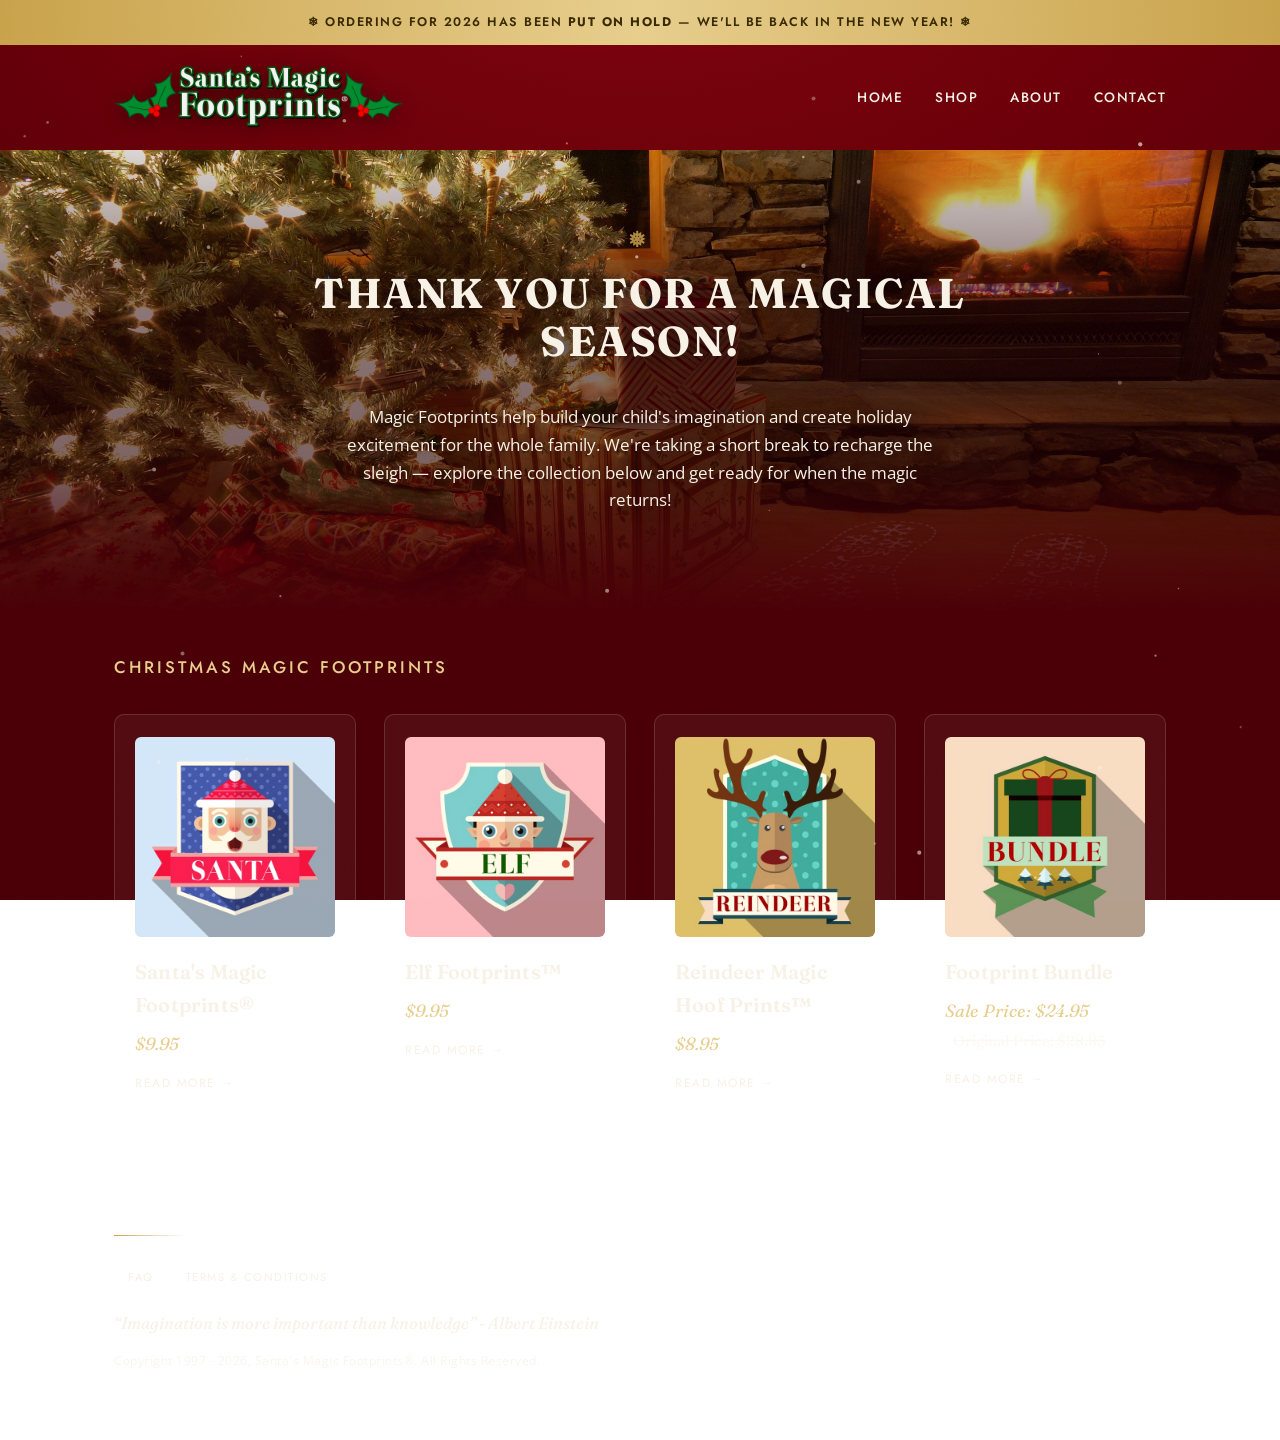
<file: index.html>
<!DOCTYPE html>
<html lang="en">
<head>
<meta charset="UTF-8">
<meta name="viewport" content="width=device-width, initial-scale=1.0">
<title>Santa's Magic Footprints</title>
<link rel="icon" href="assets/images/favicon.ico">
<link rel="preconnect" href="https://fonts.googleapis.com">
<link href="https://fonts.googleapis.com/css2?family=Fraunces:ital,wght@0,500;0,600;0,700;1,500;1,600&family=Jost:wght@400;500;700&family=Open+Sans:wght@300;400;600;700&display=swap" rel="stylesheet">
<link rel="stylesheet" href="css/style.css">
</head>
<body>

<div class="order-pause-banner">&#10052; Ordering for 2026 has been <strong>put on hold</strong> &mdash; we'll be back in the New Year! &#10052;</div>

<header class="site-header">
  <a class="logo" href="index.html"><img src="assets/images/logo.png" alt="Santa's Magic Footprints"></a>
  <nav class="main-nav">
    <ul>
      <li><a href="index.html">Home</a></li>
      <li><a href="shop.html">Shop</a></li>
      <li><a href="about.html">About</a></li>
      <li><a href="contact.html">Contact</a></li>
    </ul>
  </nav>
  <button class="nav-toggle" aria-label="Toggle navigation">&#9776;</button>
</header>
<nav class="mobile-nav">
  <a href="index.html">Home</a>
  <a href="shop.html">Shop</a>
  <a href="about.html">About</a>
  <a href="contact.html">Contact</a>
</nav>

<div class="hero">
  <img class="hero-img" src="assets/images/hero-christmas-scene.jpg" alt="Christmas morning living room scene">
  <div class="hero-overlay"></div>
  <div class="hero-content">
    <h1>Thank You For A Magical Season!</h1>
    <p>Magic Footprints help build your child's imagination and create holiday excitement for the whole family. We're taking a short break to recharge the sleigh &mdash; explore the collection below and get ready for when the magic returns!</p>
  </div>
</div>

<div class="section-label"><h2>Christmas Magic Footprints</h2></div>

<div class="product-grid">
  <div class="product-card">
    <a href="shop/santa.html"><img src="assets/images/thumb-santa.jpg" alt="Santa's Magic Footprints"></a>
    <div class="title"><a href="shop/santa.html">Santa's Magic Footprints&reg;</a></div>
    <div class="price">$9.95</div>
    <a class="read-more" href="shop/santa.html">Read more &rarr;</a>
  </div>
  <div class="product-card">
    <a href="shop/elf.html"><img src="assets/images/thumb-elf.jpg" alt="Elf Footprints"></a>
    <div class="title"><a href="shop/elf.html">Elf Footprints&trade;</a></div>
    <div class="price">$9.95</div>
    <a class="read-more" href="shop/elf.html">Read more &rarr;</a>
  </div>
  <div class="product-card">
    <a href="shop/reindeer.html"><img src="assets/images/thumb-reindeer.jpg" alt="Reindeer Magic Hoof Prints"></a>
    <div class="title"><a href="shop/reindeer.html">Reindeer Magic Hoof Prints&trade;</a></div>
    <div class="price">$8.95</div>
    <a class="read-more" href="shop/reindeer.html">Read more &rarr;</a>
  </div>
  <div class="product-card">
    <a href="shop/bundle.html"><img src="assets/images/thumb-bundle.jpg" alt="Footprint Bundle"></a>
    <div class="title"><a href="shop/bundle.html">Footprint Bundle</a></div>
    <div class="price">Sale Price: $24.95 <span class="original">Original Price: $28.85</span></div>
    <a class="read-more" href="shop/bundle.html">Read more &rarr;</a>
  </div>
</div>

<footer class="site-footer">
  <div class="footer-links">
    <a href="faq.html">FAQ</a>
    <a href="terms.html">Terms &amp; Conditions</a>
  </div>
  <p class="footer-quote">&ldquo;Imagination is more important than knowledge&rdquo; - Albert Einstein</p>
  <p class="footer-copyright">Copyright 1997 - 2026, Santa's Magic Footprints&reg;. All Rights Reserved.</p>
</footer>

<script src="js/main.js"></script>
</body>
</html>
</file>
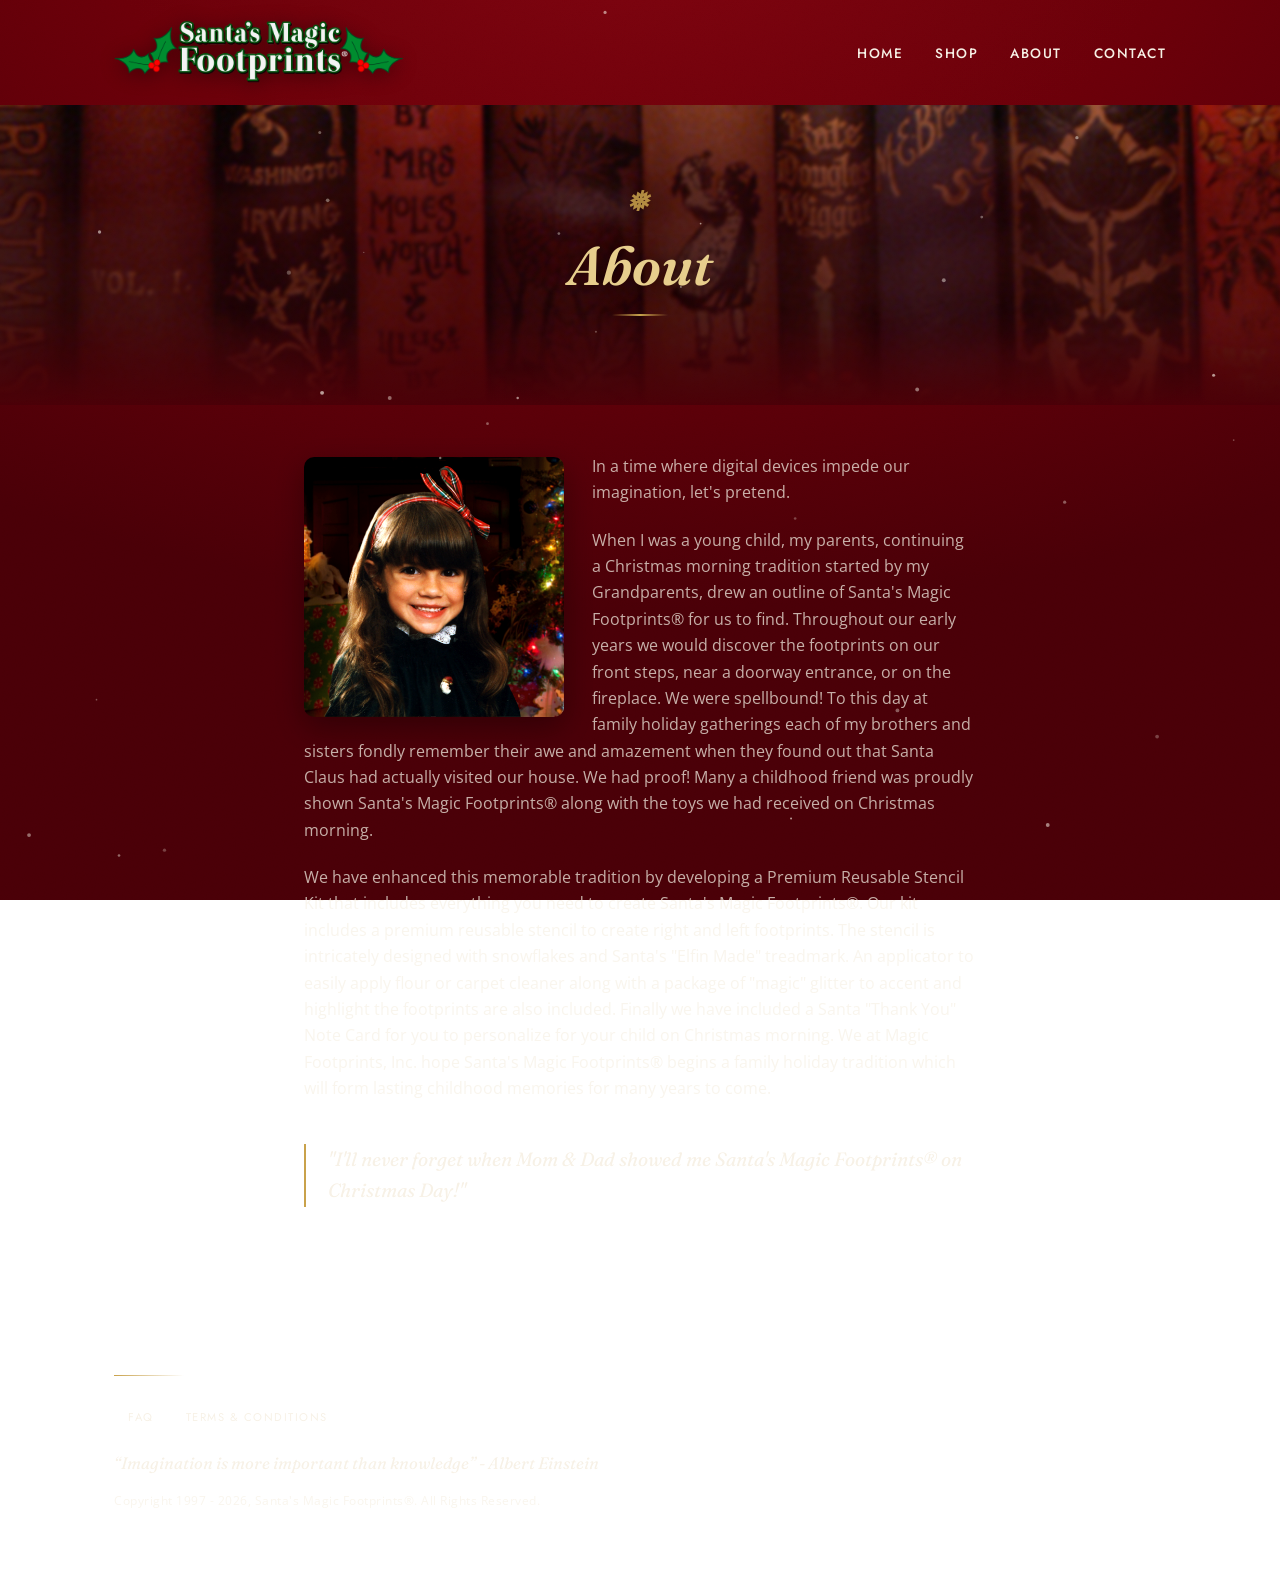
<file: about.html>
<!DOCTYPE html>
<html lang="en">
<head>
<meta charset="UTF-8">
<meta name="viewport" content="width=device-width, initial-scale=1.0">
<title>About | Santa's Magic Footprints</title>
<link rel="icon" href="assets/images/favicon.ico">
<link rel="preconnect" href="https://fonts.googleapis.com">
<link href="https://fonts.googleapis.com/css2?family=Fraunces:ital,wght@0,500;0,600;0,700;1,500;1,600&family=Jost:wght@400;500;700&family=Open+Sans:wght@300;400;600;700&display=swap" rel="stylesheet">
<link rel="stylesheet" href="css/style.css">
</head>
<body>

<header class="site-header">
  <a class="logo" href="index.html"><img src="assets/images/logo.png" alt="Santa's Magic Footprints"></a>
  <nav class="main-nav">
    <ul>
      <li><a href="index.html">Home</a></li>
      <li><a href="shop.html">Shop</a></li>
      <li><a href="about.html">About</a></li>
      <li><a href="contact.html">Contact</a></li>
    </ul>
  </nav>
  <button class="nav-toggle" aria-label="Toggle navigation">&#9776;</button>
</header>
<nav class="mobile-nav">
  <a href="index.html">Home</a>
  <a href="shop.html">Shop</a>
  <a href="about.html">About</a>
  <a href="contact.html">Contact</a>
</nav>

<div class="hero hero-compact">
  <img class="hero-img" src="assets/images/about-family.jpg" alt="Vintage Christmas book collection">
  <div class="hero-overlay"></div>
  <div class="hero-content">
    <h1 class="hero-title">About</h1>
  </div>
</div>

<div class="text-page">
  <p><img class="float-img" src="assets/images/about-founder-profile.jpg" alt="Founder portrait">In a time where digital devices impede our imagination, let's pretend.</p>

  <p>When I was a young child, my parents, continuing a Christmas morning tradition started by my Grandparents, drew an outline of Santa's Magic Footprints&reg; for us to find. Throughout our early years we would discover the footprints on our front steps, near a doorway entrance, or on the fireplace. We were spellbound! To this day at family holiday gatherings each of my brothers and sisters fondly remember their awe and amazement when they found out that Santa Claus had actually visited our house. We had proof! Many a childhood friend was proudly shown Santa's Magic Footprints&reg; along with the toys we had received on Christmas morning.</p>

  <p>We have enhanced this memorable tradition by developing a Premium Reusable Stencil Kit that includes everything you need to create Santa's Magic Footprints&reg;. Our kit includes a premium reusable stencil to create right and left footprints. The stencil is intricately designed with snowflakes and Santa's "Elfin Made" treadmark. An applicator to easily apply flour or carpet cleaner along with a package of "magic" glitter to accent and highlight the footprints are also included. Finally we have included a Santa "Thank You" Note Card for you to personalize for your child on Christmas morning. We at Magic Footprints, Inc. hope Santa's Magic Footprints&reg; begins a family holiday tradition which will form lasting childhood memories for many years to come.</p>

  <blockquote>"I'll never forget when Mom &amp; Dad showed me Santa's Magic Footprints&reg; on Christmas Day!"</blockquote>
</div>

<footer class="site-footer">
  <div class="footer-links">
    <a href="faq.html">FAQ</a>
    <a href="terms.html">Terms &amp; Conditions</a>
  </div>
  <p class="footer-quote">&ldquo;Imagination is more important than knowledge&rdquo; - Albert Einstein</p>
  <p class="footer-copyright">Copyright 1997 - 2026, Santa's Magic Footprints&reg;. All Rights Reserved.</p>
</footer>

<script src="js/main.js"></script>
</body>
</html>
</file>
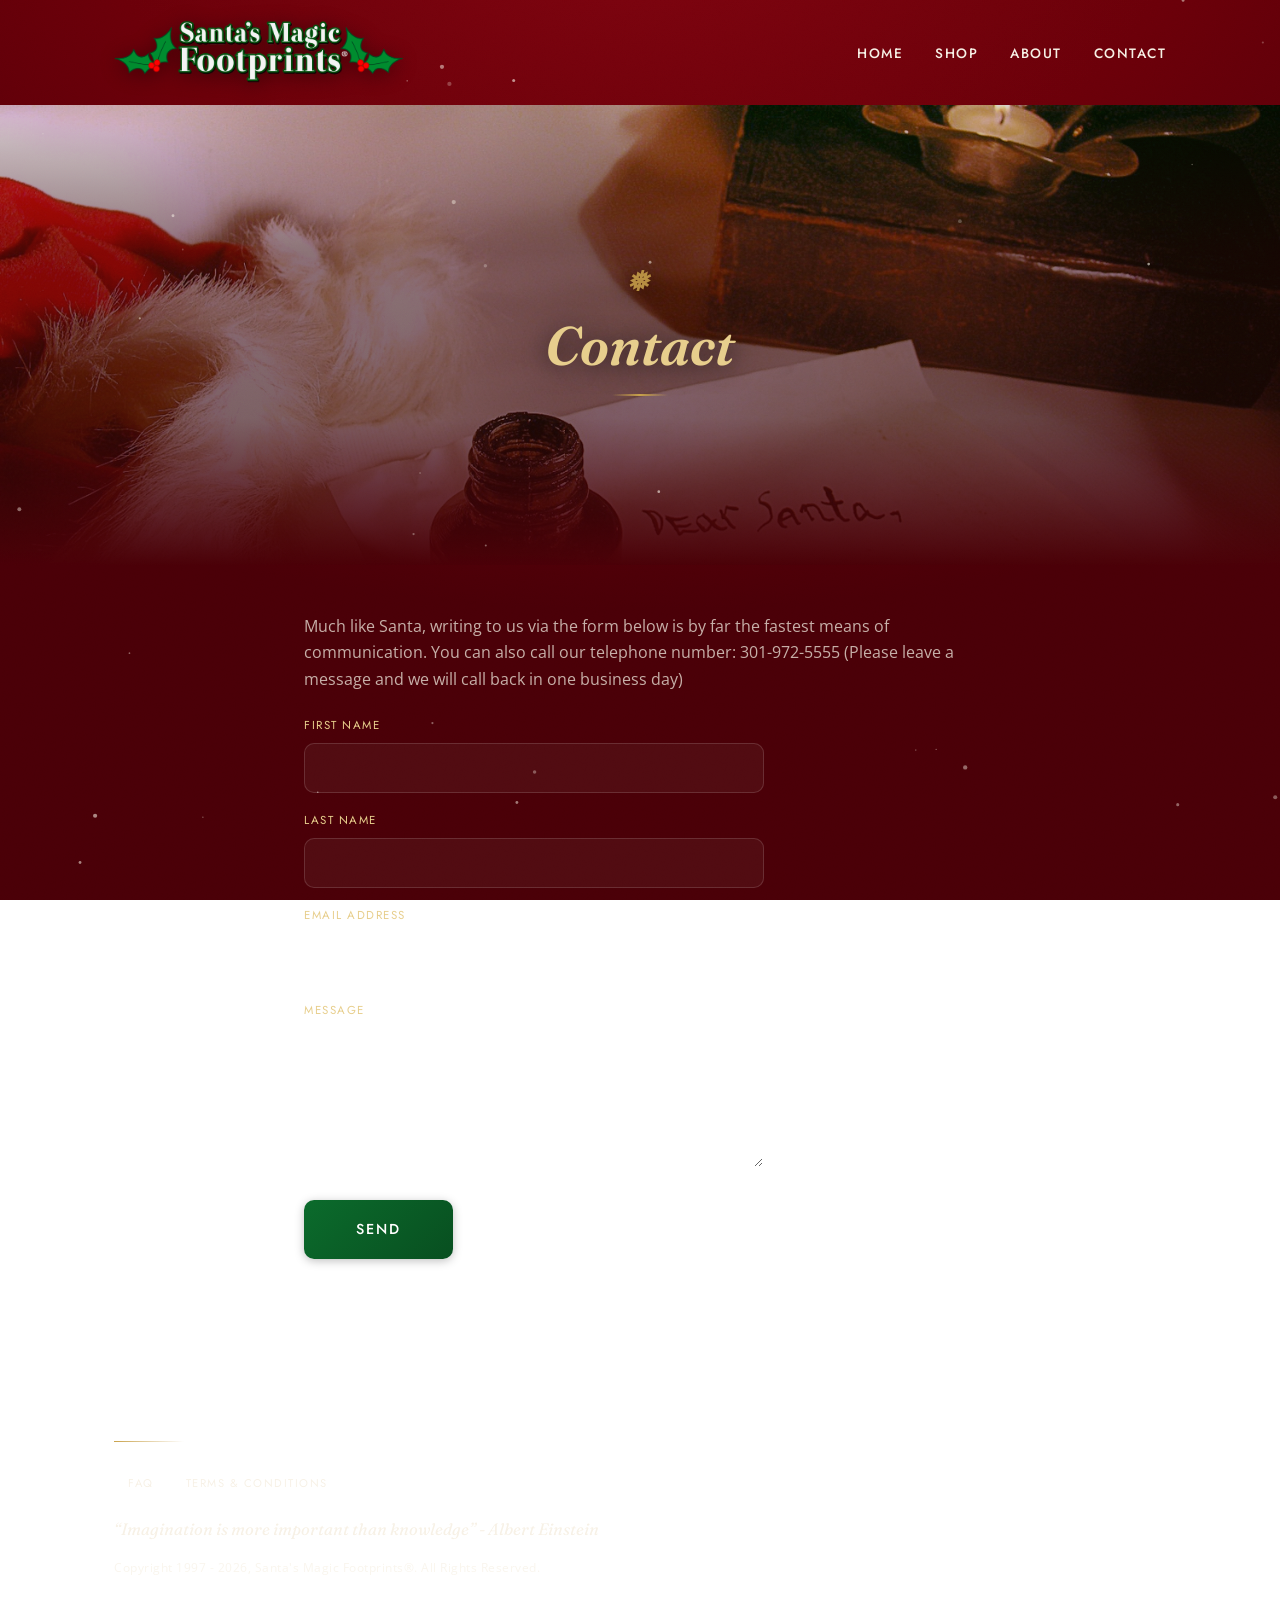
<file: contact.html>
<!DOCTYPE html>
<html lang="en">
<head>
<meta charset="UTF-8">
<meta name="viewport" content="width=device-width, initial-scale=1.0">
<title>Contact | Santa's Magic Footprints</title>
<link rel="icon" href="assets/images/favicon.ico">
<link rel="preconnect" href="https://fonts.googleapis.com">
<link href="https://fonts.googleapis.com/css2?family=Fraunces:ital,wght@0,500;0,600;0,700;1,500;1,600&family=Jost:wght@400;500;700&family=Open+Sans:wght@300;400;600;700&display=swap" rel="stylesheet">
<link rel="stylesheet" href="css/style.css">
</head>
<body>

<header class="site-header">
  <a class="logo" href="index.html"><img src="assets/images/logo.png" alt="Santa's Magic Footprints"></a>
  <nav class="main-nav">
    <ul>
      <li><a href="index.html">Home</a></li>
      <li><a href="shop.html">Shop</a></li>
      <li><a href="about.html">About</a></li>
      <li><a href="contact.html">Contact</a></li>
    </ul>
  </nav>
  <button class="nav-toggle" aria-label="Toggle navigation">&#9776;</button>
</header>
<nav class="mobile-nav">
  <a href="index.html">Home</a>
  <a href="shop.html">Shop</a>
  <a href="about.html">About</a>
  <a href="contact.html">Contact</a>
</nav>

<div class="hero">
  <img class="hero-img" src="assets/images/contact-letter-to-santa.jpg" alt="Child's letter to Santa">
  <div class="hero-overlay"></div>
  <div class="hero-content">
    <h1 class="hero-title">Contact</h1>
  </div>
</div>

<div class="text-page">
  <p>Much like Santa, writing to us via the form below is by far the fastest means of communication. You can also call our telephone number: 301-972-5555 (Please leave a message and we will call back in one business day)</p>

  <form class="contact-form" action="https://api.web3forms.com/submit" method="POST">
    <input type="hidden" name="access_key" value="9f9f8dcb-aafc-4505-9a1d-0b3b04513e31">
    <input type="hidden" name="subject" value="New message from the Santa's Magic Footprints website">
    <input type="hidden" name="redirect" value="https://magicfootprints.com/contact.html?sent=true">
    <input type="checkbox" name="botcheck" style="display:none" tabindex="-1" autocomplete="off">

    <div>
      <label for="first-name">First Name</label>
      <input id="first-name" name="first-name" type="text" required>
    </div>
    <div>
      <label for="last-name">Last Name</label>
      <input id="last-name" name="last-name" type="text" required>
    </div>
    <div>
      <label for="email">Email Address</label>
      <input id="email" name="email" type="email" required>
    </div>
    <div>
      <label for="message">Message</label>
      <textarea id="message" name="message" required></textarea>
    </div>
    <button type="submit">Send</button>
    <p class="form-status"></p>
  </form>
</div>

<footer class="site-footer">
  <div class="footer-links">
    <a href="faq.html">FAQ</a>
    <a href="terms.html">Terms &amp; Conditions</a>
  </div>
  <p class="footer-quote">&ldquo;Imagination is more important than knowledge&rdquo; - Albert Einstein</p>
  <p class="footer-copyright">Copyright 1997 - 2026, Santa's Magic Footprints&reg;. All Rights Reserved.</p>
</footer>

<script src="js/main.js"></script>
</body>
</html>
</file>
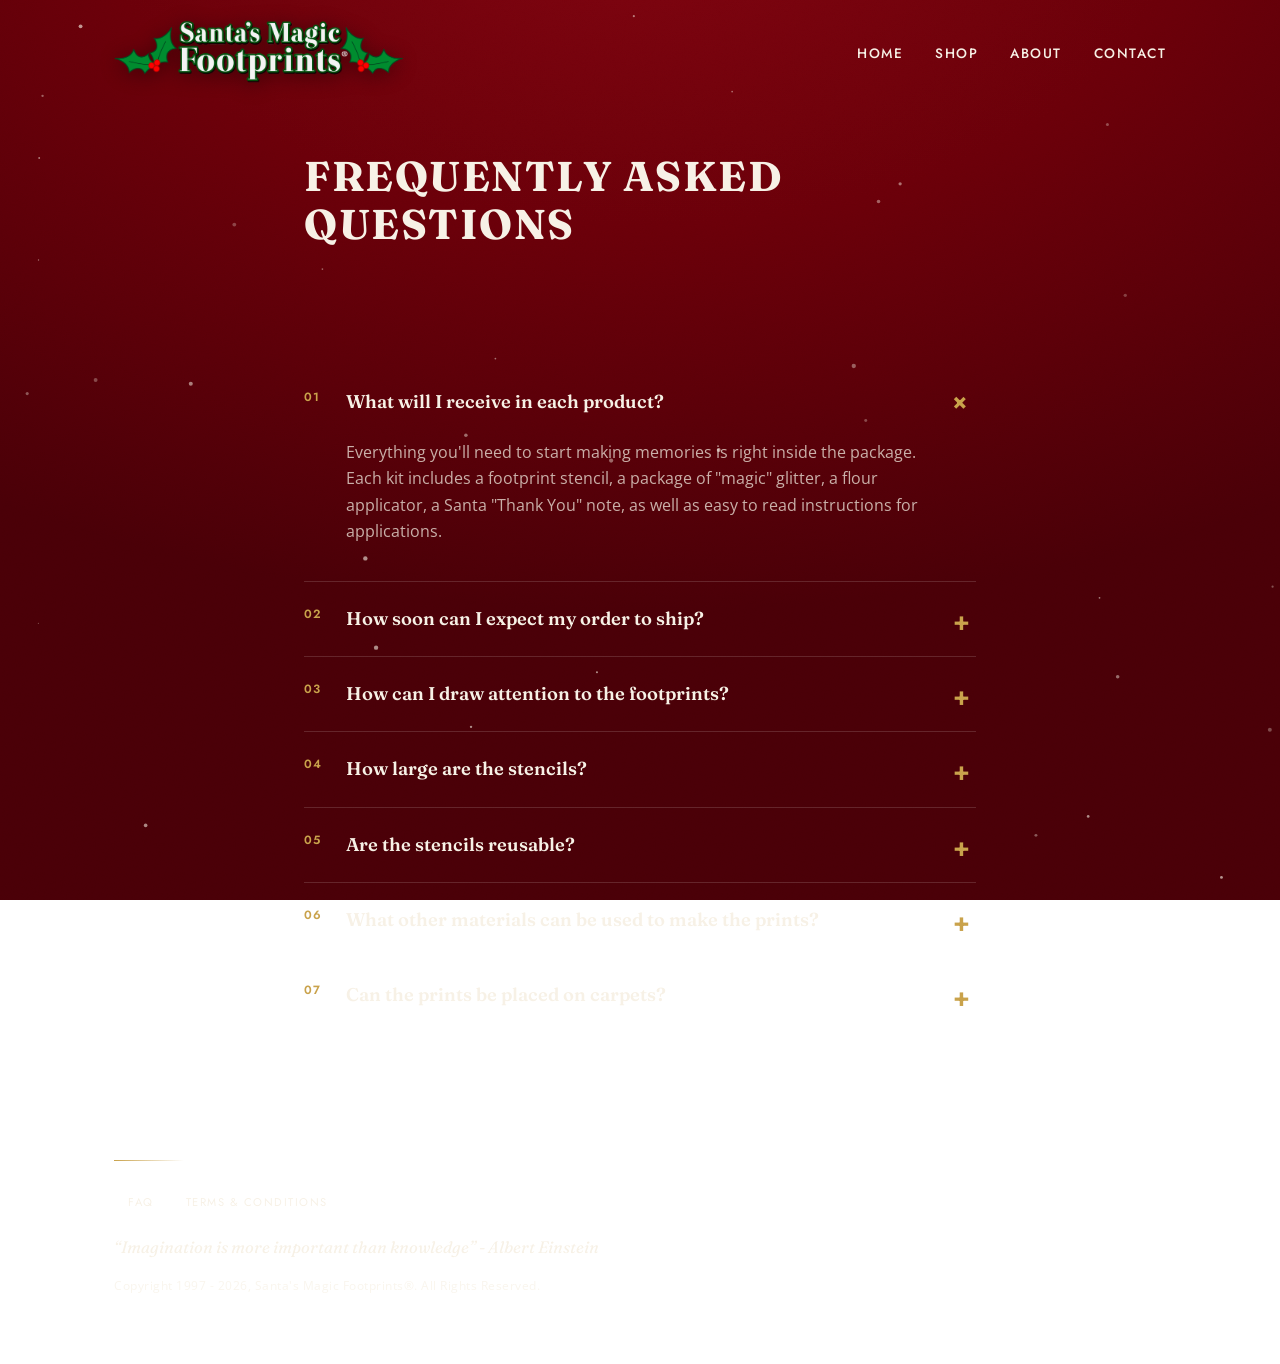
<file: faq.html>
<!DOCTYPE html>
<html lang="en">
<head>
<meta charset="UTF-8">
<meta name="viewport" content="width=device-width, initial-scale=1.0">
<title>FAQ | Santa's Magic Footprints</title>
<link rel="icon" href="assets/images/favicon.ico">
<link rel="preconnect" href="https://fonts.googleapis.com">
<link href="https://fonts.googleapis.com/css2?family=Fraunces:ital,wght@0,500;0,600;0,700;1,500;1,600&family=Jost:wght@400;500;700&family=Open+Sans:wght@300;400;600;700&display=swap" rel="stylesheet">
<link rel="stylesheet" href="css/style.css">
</head>
<body>

<header class="site-header">
  <a class="logo" href="index.html"><img src="assets/images/logo.png" alt="Santa's Magic Footprints"></a>
  <nav class="main-nav">
    <ul>
      <li><a href="index.html">Home</a></li>
      <li><a href="shop.html">Shop</a></li>
      <li><a href="about.html">About</a></li>
      <li><a href="contact.html">Contact</a></li>
    </ul>
  </nav>
  <button class="nav-toggle" aria-label="Toggle navigation">&#9776;</button>
</header>
<nav class="mobile-nav">
  <a href="index.html">Home</a>
  <a href="shop.html">Shop</a>
  <a href="about.html">About</a>
  <a href="contact.html">Contact</a>
</nav>

<div class="text-page">
  <h1>Frequently Asked Questions</h1>
</div>

<div class="faq-list">
  <div class="faq-item">
    <p class="question">What will I receive in each product?</p>
    <p class="answer">Everything you'll need to start making memories is right inside the package. Each kit includes a footprint stencil, a package of "magic" glitter, a flour applicator, a Santa "Thank You" note, as well as easy to read instructions for applications.</p>
  </div>
  <div class="faq-item">
    <p class="question">How soon can I expect my order to ship?</p>
    <p class="answer">All orders are shipped via USPS within the continental United States. You can anticipate your parcel to arrive within 3 to 4 days after you've placed your order.</p>
  </div>
  <div class="faq-item">
    <p class="question">How can I draw attention to the footprints?</p>
    <p class="answer">The glitter works wonders in drawing children's eyes to the magic footprints. Also placing the personalized card, and a glass of milk and plate of cookies (bite out of the cookies, of course!) adds to your little ones Christmas morning memories!</p>
  </div>
  <div class="faq-item">
    <p class="question">How large are the stencils?</p>
    <p class="answer">Each stencil is 12" tall, 6" Wide.</p>
  </div>
  <div class="faq-item">
    <p class="question">Are the stencils reusable?</p>
    <p class="answer">Yes. They are made of high quality plastic and/or mylar and with proper care should last through your children's "I believe in Santa Claus" years!</p>
  </div>
  <div class="faq-item">
    <p class="question">What other materials can be used to make the prints?</p>
    <p class="answer">You may use Flour, Carpet Deodorizer, Corn Starch, Baking Soda, or Baby Powder to make excellent footprints.</p>
  </div>
  <div class="faq-item">
    <p class="question">Can the prints be placed on carpets?</p>
    <p class="answer">Yes, however the darker the surface, like bricks on a fireplace, driveways, front doorsteps, or wood surfaces, the more defined the prints will look.</p>
    <p class="answer">Be mindful ALL powder type materials can be challenging on vacuuming up depending on the quality of your vacuum cleaner, so we DO NOT recommend placing on carpet.</p>
    <p class="answer">Vacuuming tips: For the glitter, sprinkle it with a bit of baby powder or baking soda to help minimize the static of the glitter making vacuuming easier.</p>
  </div>
</div>

<footer class="site-footer">
  <div class="footer-links">
    <a href="faq.html">FAQ</a>
    <a href="terms.html">Terms &amp; Conditions</a>
  </div>
  <p class="footer-quote">&ldquo;Imagination is more important than knowledge&rdquo; - Albert Einstein</p>
  <p class="footer-copyright">Copyright 1997 - 2026, Santa's Magic Footprints&reg;. All Rights Reserved.</p>
</footer>

<script src="js/main.js"></script>
</body>
</html>
</file>
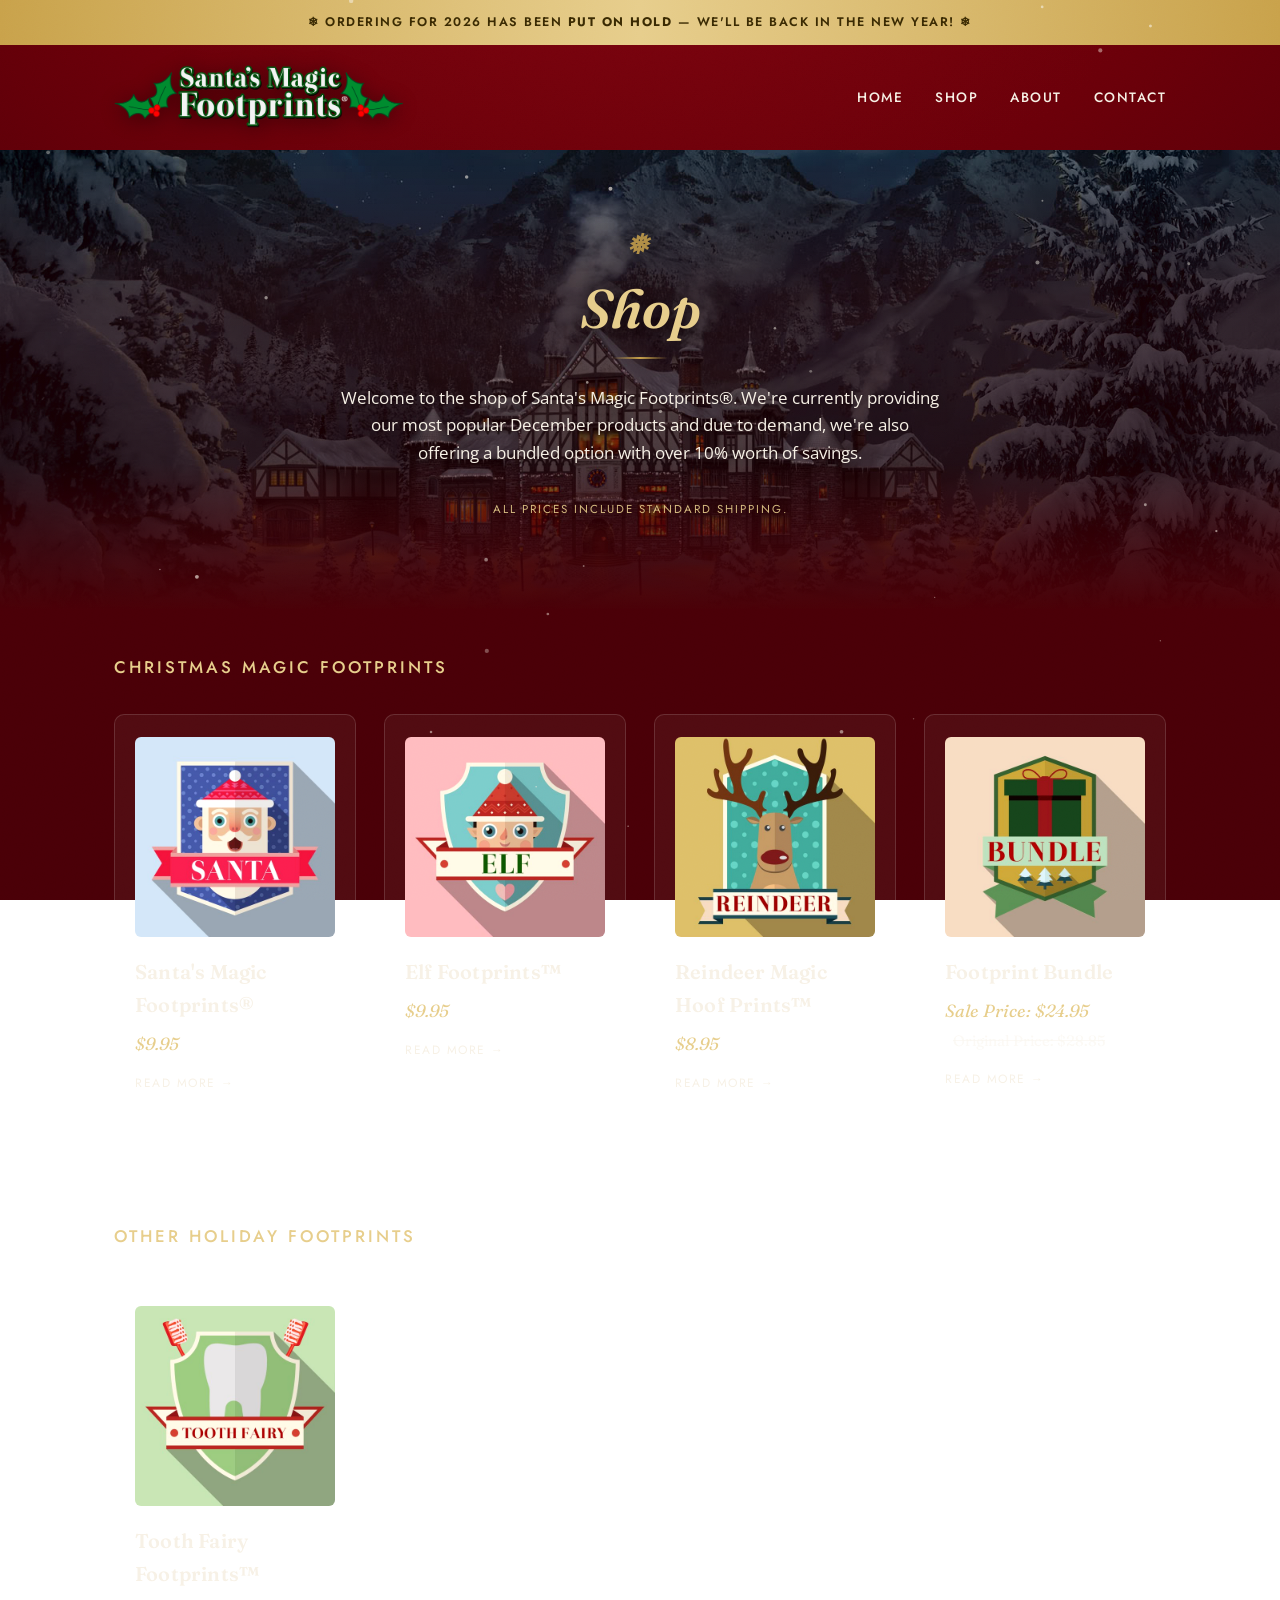
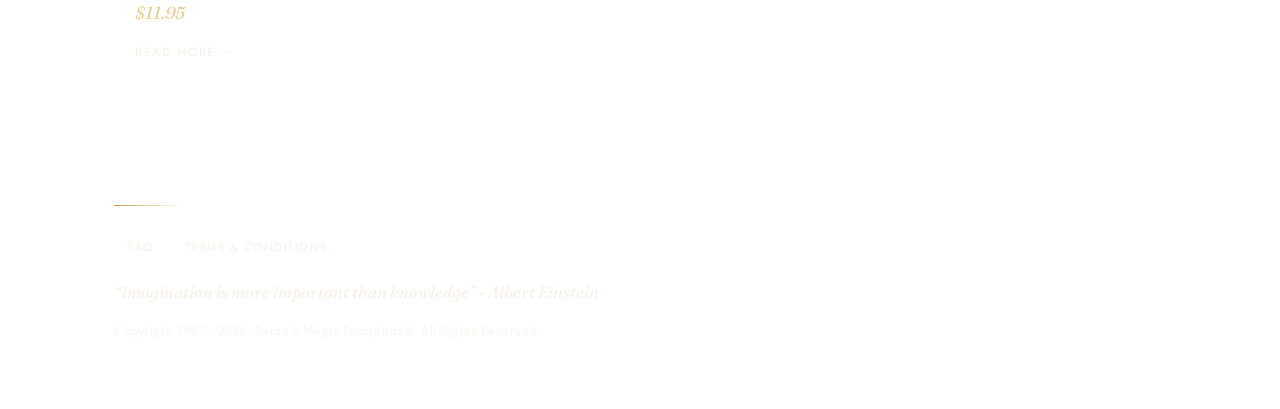
<file: shop.html>
<!DOCTYPE html>
<html lang="en">
<head>
<meta charset="UTF-8">
<meta name="viewport" content="width=device-width, initial-scale=1.0">
<title>Shop | Santa's Magic Footprints</title>
<link rel="icon" href="assets/images/favicon.ico">
<link rel="preconnect" href="https://fonts.googleapis.com">
<link href="https://fonts.googleapis.com/css2?family=Fraunces:ital,wght@0,500;0,600;0,700;1,500;1,600&family=Jost:wght@400;500;700&family=Open+Sans:wght@300;400;600;700&display=swap" rel="stylesheet">
<link rel="stylesheet" href="css/style.css">
</head>
<body>

<div class="order-pause-banner">&#10052; Ordering for 2026 has been <strong>put on hold</strong> &mdash; we'll be back in the New Year! &#10052;</div>

<header class="site-header">
  <a class="logo" href="index.html"><img src="assets/images/logo.png" alt="Santa's Magic Footprints"></a>
  <nav class="main-nav">
    <ul>
      <li><a href="index.html">Home</a></li>
      <li><a href="shop.html">Shop</a></li>
      <li><a href="about.html">About</a></li>
      <li><a href="contact.html">Contact</a></li>
    </ul>
  </nav>
  <button class="nav-toggle" aria-label="Toggle navigation">&#9776;</button>
</header>
<nav class="mobile-nav">
  <a href="index.html">Home</a>
  <a href="shop.html">Shop</a>
  <a href="about.html">About</a>
  <a href="contact.html">Contact</a>
</nav>

<div class="hero">
  <img class="hero-img" src="assets/images/santas-workshop.jpg" alt="Santa's workshop">
  <div class="hero-overlay"></div>
  <div class="hero-content">
    <h1 class="hero-title">Shop</h1>
    <p>Welcome to the shop of Santa's Magic Footprints&reg;. We're currently providing our most popular December products and due to demand, we're also offering a bundled option with over 10% worth of savings.</p>
    <p class="hero-note">All prices include standard shipping.</p>
  </div>
</div>

<div class="section-label"><h2 class="sub-header">Christmas Magic Footprints</h2></div>

<div class="product-grid">
  <div class="product-card">
    <a href="shop/santa.html"><img src="assets/images/thumb-santa.jpg" alt="Santa's Magic Footprints"></a>
    <div class="title"><a href="shop/santa.html">Santa's Magic Footprints&reg;</a></div>
    <div class="price">$9.95</div>
    <a class="read-more" href="shop/santa.html">Read more &rarr;</a>
  </div>
  <div class="product-card">
    <a href="shop/elf.html"><img src="assets/images/thumb-elf.jpg" alt="Elf Footprints"></a>
    <div class="title"><a href="shop/elf.html">Elf Footprints&trade;</a></div>
    <div class="price">$9.95</div>
    <a class="read-more" href="shop/elf.html">Read more &rarr;</a>
  </div>
  <div class="product-card">
    <a href="shop/reindeer.html"><img src="assets/images/thumb-reindeer.jpg" alt="Reindeer Magic Hoof Prints"></a>
    <div class="title"><a href="shop/reindeer.html">Reindeer Magic Hoof Prints&trade;</a></div>
    <div class="price">$8.95</div>
    <a class="read-more" href="shop/reindeer.html">Read more &rarr;</a>
  </div>
  <div class="product-card">
    <a href="shop/bundle.html"><img src="assets/images/thumb-bundle.jpg" alt="Footprint Bundle"></a>
    <div class="title"><a href="shop/bundle.html">Footprint Bundle</a></div>
    <div class="price">Sale Price: $24.95 <span class="original">Original Price: $28.85</span></div>
    <a class="read-more" href="shop/bundle.html">Read more &rarr;</a>
  </div>
</div>

<div class="section-label"><h2 class="sub-header">Other Holiday Footprints</h2></div>

<div class="product-grid">
  <div class="product-card">
    <a href="shop/fairy.html"><img src="assets/images/thumb-fairy.jpg" alt="Tooth Fairy Footprints"></a>
    <div class="title"><a href="shop/fairy.html">Tooth Fairy Footprints&trade;</a></div>
    <div class="price">$11.95</div>
    <a class="read-more" href="shop/fairy.html">Read more &rarr;</a>
  </div>
</div>

<footer class="site-footer">
  <div class="footer-links">
    <a href="faq.html">FAQ</a>
    <a href="terms.html">Terms &amp; Conditions</a>
  </div>
  <p class="footer-quote">&ldquo;Imagination is more important than knowledge&rdquo; - Albert Einstein</p>
  <p class="footer-copyright">Copyright 1997 - 2026, Santa's Magic Footprints&reg;. All Rights Reserved.</p>
</footer>

<script src="js/main.js"></script>
</body>
</html>
</file>
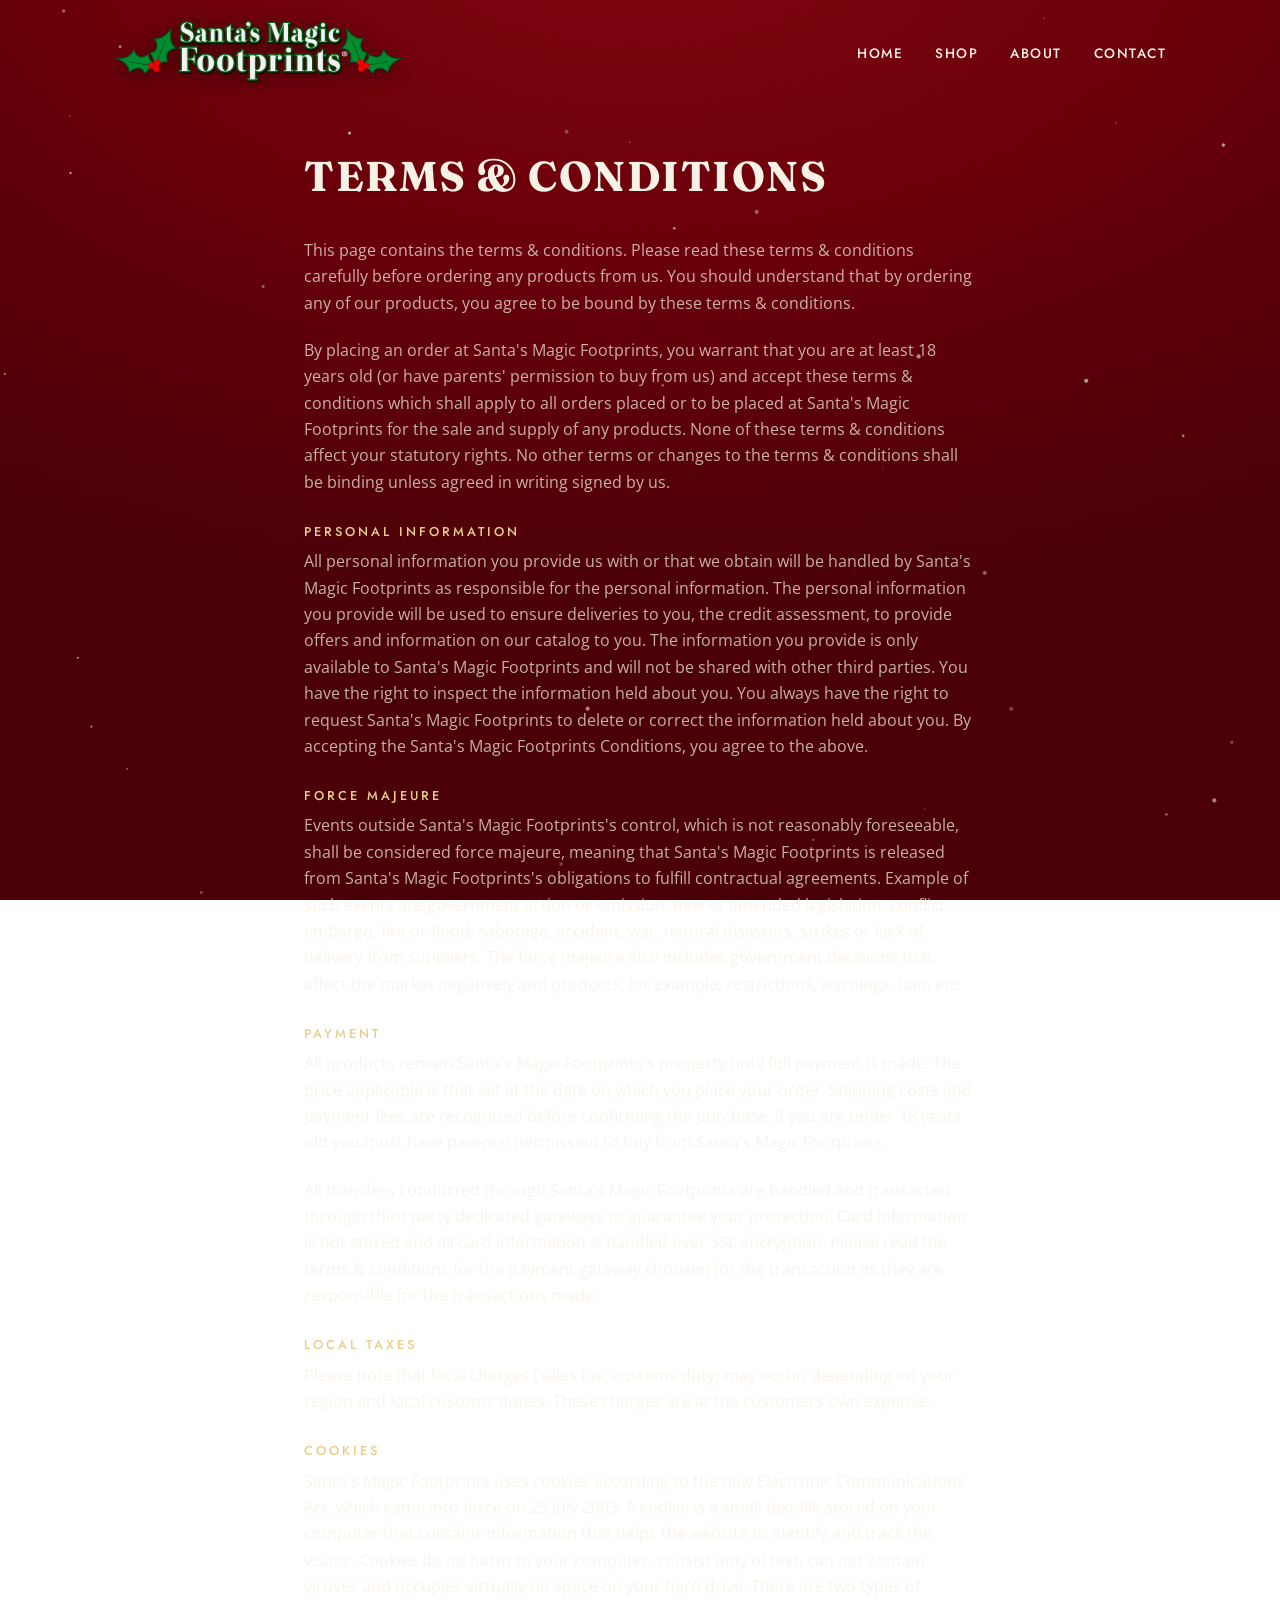
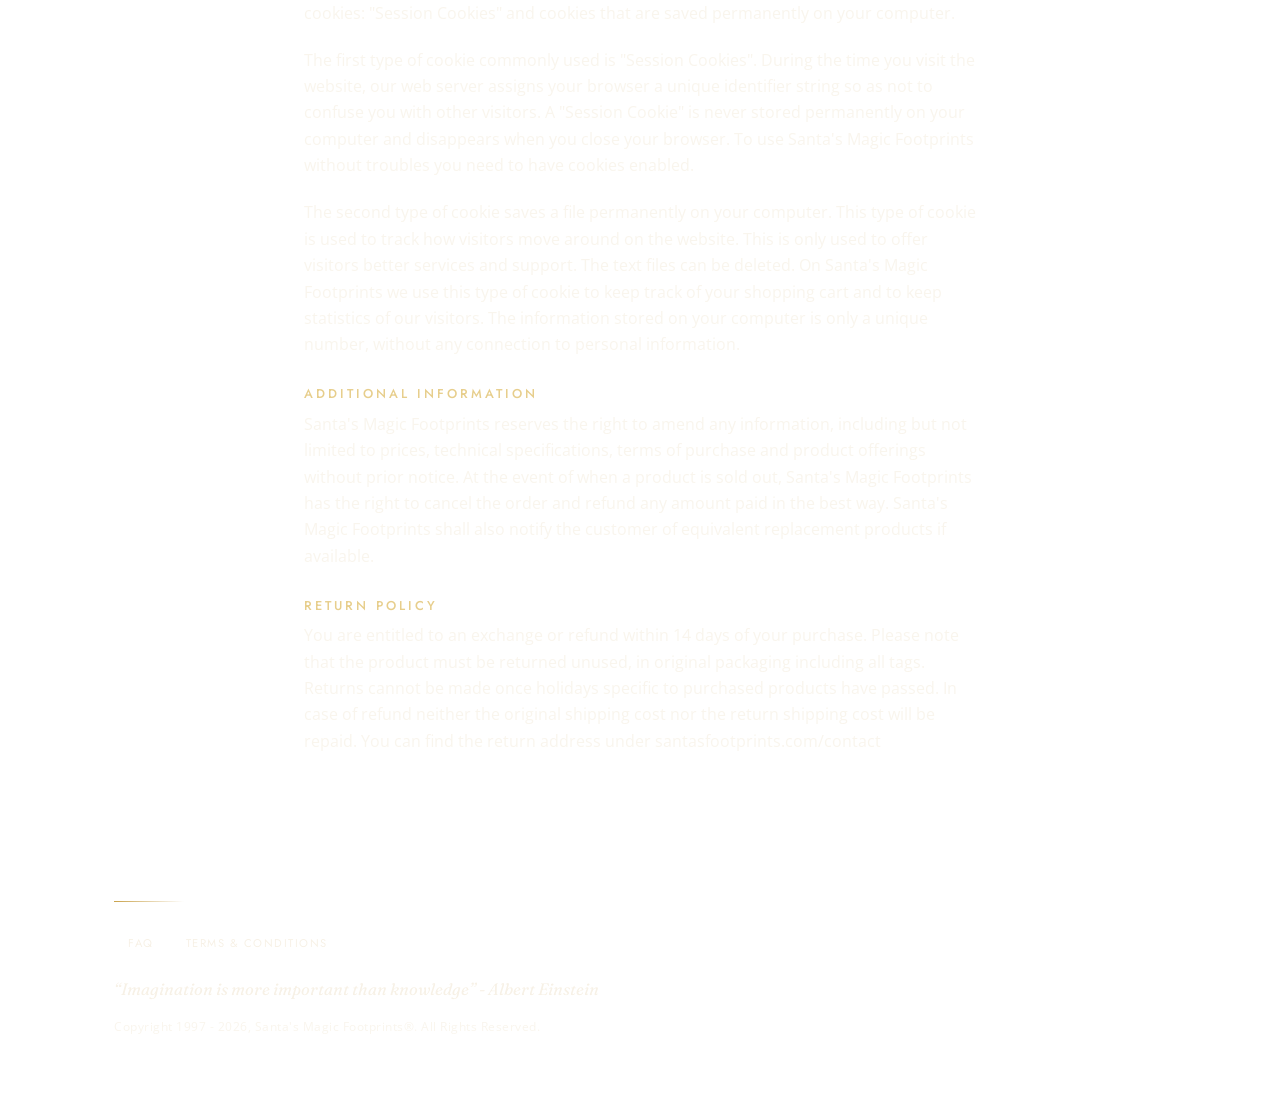
<file: terms.html>
<!DOCTYPE html>
<html lang="en">
<head>
<meta charset="UTF-8">
<meta name="viewport" content="width=device-width, initial-scale=1.0">
<title>Terms &amp; Conditions | Santa's Magic Footprints</title>
<link rel="icon" href="assets/images/favicon.ico">
<link rel="preconnect" href="https://fonts.googleapis.com">
<link href="https://fonts.googleapis.com/css2?family=Fraunces:ital,wght@0,500;0,600;0,700;1,500;1,600&family=Jost:wght@400;500;700&family=Open+Sans:wght@300;400;600;700&display=swap" rel="stylesheet">
<link rel="stylesheet" href="css/style.css">
</head>
<body>

<header class="site-header">
  <a class="logo" href="index.html"><img src="assets/images/logo.png" alt="Santa's Magic Footprints"></a>
  <nav class="main-nav">
    <ul>
      <li><a href="index.html">Home</a></li>
      <li><a href="shop.html">Shop</a></li>
      <li><a href="about.html">About</a></li>
      <li><a href="contact.html">Contact</a></li>
    </ul>
  </nav>
  <button class="nav-toggle" aria-label="Toggle navigation">&#9776;</button>
</header>
<nav class="mobile-nav">
  <a href="index.html">Home</a>
  <a href="shop.html">Shop</a>
  <a href="about.html">About</a>
  <a href="contact.html">Contact</a>
</nav>

<div class="text-page">
  <h1>Terms &amp; Conditions</h1>

  <p>This page contains the terms &amp; conditions. Please read these terms &amp; conditions carefully before ordering any products from us. You should understand that by ordering any of our products, you agree to be bound by these terms &amp; conditions.</p>

  <p>By placing an order at Santa's Magic Footprints, you warrant that you are at least 18 years old (or have parents' permission to buy from us) and accept these terms &amp; conditions which shall apply to all orders placed or to be placed at Santa's Magic Footprints for the sale and supply of any products. None of these terms &amp; conditions affect your statutory rights. No other terms or changes to the terms &amp; conditions shall be binding unless agreed in writing signed by us.</p>

  <h2>Personal Information</h2>
  <p>All personal information you provide us with or that we obtain will be handled by Santa's Magic Footprints as responsible for the personal information. The personal information you provide will be used to ensure deliveries to you, the credit assessment, to provide offers and information on our catalog to you. The information you provide is only available to Santa's Magic Footprints and will not be shared with other third parties. You have the right to inspect the information held about you. You always have the right to request Santa's Magic Footprints to delete or correct the information held about you. By accepting the Santa's Magic Footprints Conditions, you agree to the above.</p>

  <h2>Force Majeure</h2>
  <p>Events outside Santa's Magic Footprints's control, which is not reasonably foreseeable, shall be considered force majeure, meaning that Santa's Magic Footprints is released from Santa's Magic Footprints's obligations to fulfill contractual agreements. Example of such events are government action or omission, new or amended legislation, conflict, embargo, fire or flood, sabotage, accident, war, natural disasters, strikes or lack of delivery from suppliers. The force majeure also includes government decisions that affect the market negatively and products, for example, restrictions, warnings, ban, etc.</p>

  <h2>Payment</h2>
  <p>All products remain Santa's Magic Footprints's property until full payment is made. The price applicable is that set at the date on which you place your order. Shipping costs and payment fees are recognized before confirming the purchase. If you are under 18 years old you must have parents' permission to buy from Santa's Magic Footprints.</p>
  <p>All transfers conducted through Santa's Magic Footprints are handled and transacted through third party dedicated gateways to guarantee your protection. Card information is not stored and all card information is handled over SSL encryption. Please read the terms &amp; conditions for the payment gateway choosen for the transaction as they are responsible for the transactions made.</p>

  <h2>Local Taxes</h2>
  <p>Please note that local charges (sales tax, customs duty) may occur, depending on your region and local customs duties. These charges are at the customers own expense.</p>

  <h2>Cookies</h2>
  <p>Santa's Magic Footprints uses cookies according to the new Electronic Communications Act, which came into force on 25 July 2003. A cookie is a small text file stored on your computer that contains information that helps the website to identify and track the visitor. Cookies do no harm to your computer, consist only of text, can not contain viruses and occupies virtually no space on your hard drive. There are two types of cookies: "Session Cookies" and cookies that are saved permanently on your computer.</p>
  <p>The first type of cookie commonly used is "Session Cookies". During the time you visit the website, our web server assigns your browser a unique identifier string so as not to confuse you with other visitors. A "Session Cookie" is never stored permanently on your computer and disappears when you close your browser. To use Santa's Magic Footprints without troubles you need to have cookies enabled.</p>
  <p>The second type of cookie saves a file permanently on your computer. This type of cookie is used to track how visitors move around on the website. This is only used to offer visitors better services and support. The text files can be deleted. On Santa's Magic Footprints we use this type of cookie to keep track of your shopping cart and to keep statistics of our visitors. The information stored on your computer is only a unique number, without any connection to personal information.</p>

  <h2>Additional Information</h2>
  <p>Santa's Magic Footprints reserves the right to amend any information, including but not limited to prices, technical specifications, terms of purchase and product offerings without prior notice. At the event of when a product is sold out, Santa's Magic Footprints has the right to cancel the order and refund any amount paid in the best way. Santa's Magic Footprints shall also notify the customer of equivalent replacement products if available.</p>

  <h2>Return Policy</h2>
  <p>You are entitled to an exchange or refund within 14 days of your purchase. Please note that the product must be returned unused, in original packaging including all tags. Returns cannot be made once holidays specific to purchased products have passed. In case of refund neither the original shipping cost nor the return shipping cost will be repaid. You can find the return address under santasfootprints.com/contact</p>
</div>

<footer class="site-footer">
  <div class="footer-links">
    <a href="faq.html">FAQ</a>
    <a href="terms.html">Terms &amp; Conditions</a>
  </div>
  <p class="footer-quote">&ldquo;Imagination is more important than knowledge&rdquo; - Albert Einstein</p>
  <p class="footer-copyright">Copyright 1997 - 2026, Santa's Magic Footprints&reg;. All Rights Reserved.</p>
</footer>

<script src="js/main.js"></script>
</body>
</html>
</file>
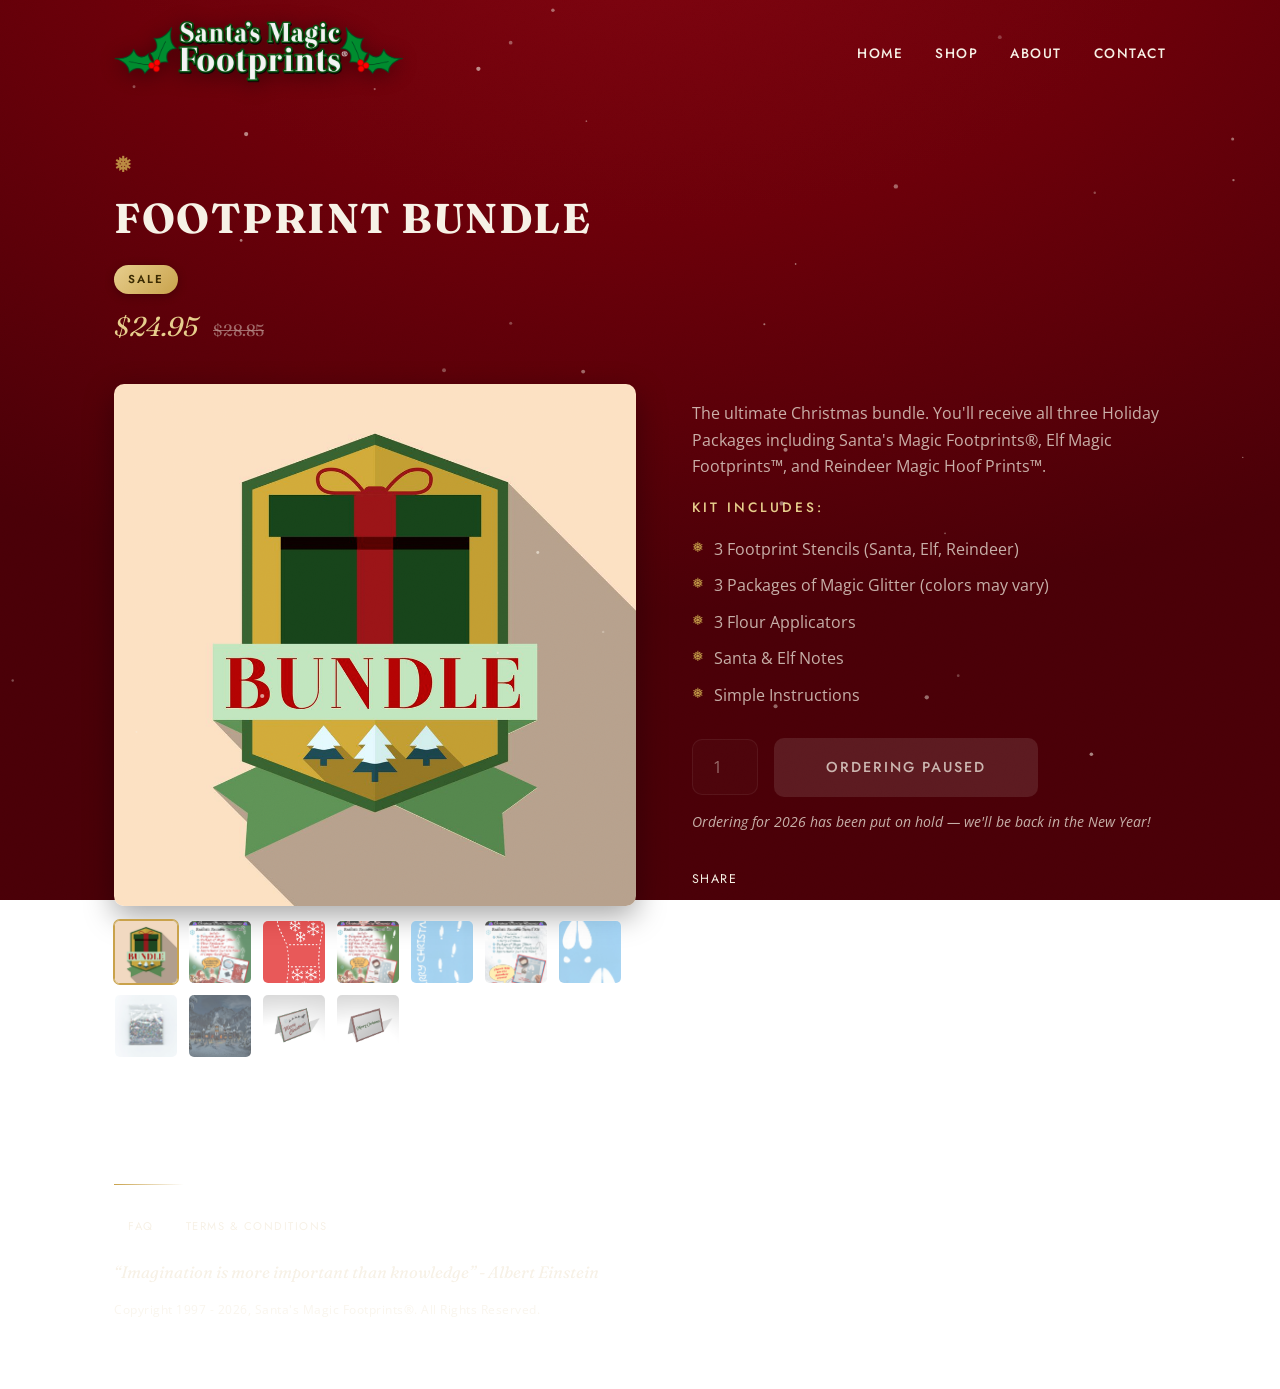
<file: shop/bundle.html>
<!DOCTYPE html>
<html lang="en">
<head>
<meta charset="UTF-8">
<meta name="viewport" content="width=device-width, initial-scale=1.0">
<title>Footprint Bundle | Santa's Magic Footprints</title>
<link rel="icon" href="../assets/images/favicon.ico">
<link rel="preconnect" href="https://fonts.googleapis.com">
<link href="https://fonts.googleapis.com/css2?family=Fraunces:ital,wght@0,500;0,600;0,700;1,500;1,600&family=Jost:wght@400;500;700&family=Open+Sans:wght@300;400;600;700&display=swap" rel="stylesheet">
<link rel="stylesheet" href="../css/style.css">
</head>
<body>

<header class="site-header">
  <a class="logo" href="../index.html"><img src="../assets/images/logo.png" alt="Santa's Magic Footprints"></a>
  <nav class="main-nav">
    <ul>
      <li><a href="../index.html">Home</a></li>
      <li><a href="../shop.html">Shop</a></li>
      <li><a href="../about.html">About</a></li>
      <li><a href="../contact.html">Contact</a></li>
    </ul>
  </nav>
  <button class="nav-toggle" aria-label="Toggle navigation">&#9776;</button>
</header>
<nav class="mobile-nav">
  <a href="../index.html">Home</a>
  <a href="../shop.html">Shop</a>
  <a href="../about.html">About</a>
  <a href="../contact.html">Contact</a>
</nav>

<div class="product-detail">
  <h1>Footprint Bundle</h1>
  <div><span class="sale-badge">Sale</span></div>
  <div class="price-line">$24.95 <span class="original">$28.85</span></div>

  <div class="product-layout">
    <div class="gallery">
      <div class="gallery-main">
        <img src="../assets/images/bundle-product-main.jpg" alt="Footprint Bundle">
      </div>
      <div class="gallery-thumbs">
        <img class="active" src="../assets/images/bundle-product-main.jpg" alt="Footprint Bundle">
        <img src="../assets/images/santa-package.jpg" alt="Santa kit package">
        <img src="../assets/images/santa-footprint-detail.jpg" alt="Santa footprint detail">
        <img src="../assets/images/bundle-elf-package.jpg" alt="Elf kit package">
        <img src="../assets/images/elf-prints.jpg" alt="Elf footprints detail">
        <img src="../assets/images/reindeer-package.jpg" alt="Reindeer kit package">
        <img src="../assets/images/bundle-hoofprints.jpg" alt="Reindeer hoofprints detail">
        <img src="../assets/images/glitter.jpg" alt="Magic glitter">
        <img src="../assets/images/santas-workshop.jpg" alt="Santa's workshop">
        <img src="../assets/images/santa-screenshot.png" alt="Santa product screenshot">
        <img src="../assets/images/reindeer-screenshot.png" alt="Reindeer product screenshot">
      </div>
    </div>

    <div class="info">
      <p>The ultimate Christmas bundle. You'll receive all three Holiday Packages including Santa's Magic Footprints&reg;, Elf Magic Footprints&trade;, and Reindeer Magic Hoof Prints&trade;.</p>

      <h2>Kit includes:</h2>
      <ul class="kit-includes">
        <li>3 Footprint Stencils (Santa, Elf, Reindeer)</li>
        <li>3 Packages of Magic Glitter (colors may vary)</li>
        <li>3 Flour Applicators</li>
        <li>Santa &amp; Elf Notes</li>
        <li>Simple Instructions</li>
      </ul>

      <div class="buy-box">
        <input class="qty-input" type="number" value="1" min="1" aria-label="Quantity">
        <button class="add-to-cart" data-product="bundle">Add to Cart</button>
      </div>

      <a class="share-link" href="#" onclick="navigator.share ? navigator.share({title:document.title,url:location.href}) : alert('Copy this page link to share: ' + location.href); return false;">Share</a>
    </div>
  </div>
</div>

<footer class="site-footer">
  <div class="footer-links">
    <a href="../faq.html">FAQ</a>
    <a href="../terms.html">Terms &amp; Conditions</a>
  </div>
  <p class="footer-quote">&ldquo;Imagination is more important than knowledge&rdquo; - Albert Einstein</p>
  <p class="footer-copyright">Copyright 1997 - 2026, Santa's Magic Footprints&reg;. All Rights Reserved.</p>
</footer>

<script src="../js/main.js"></script>
</body>
</html>
</file>
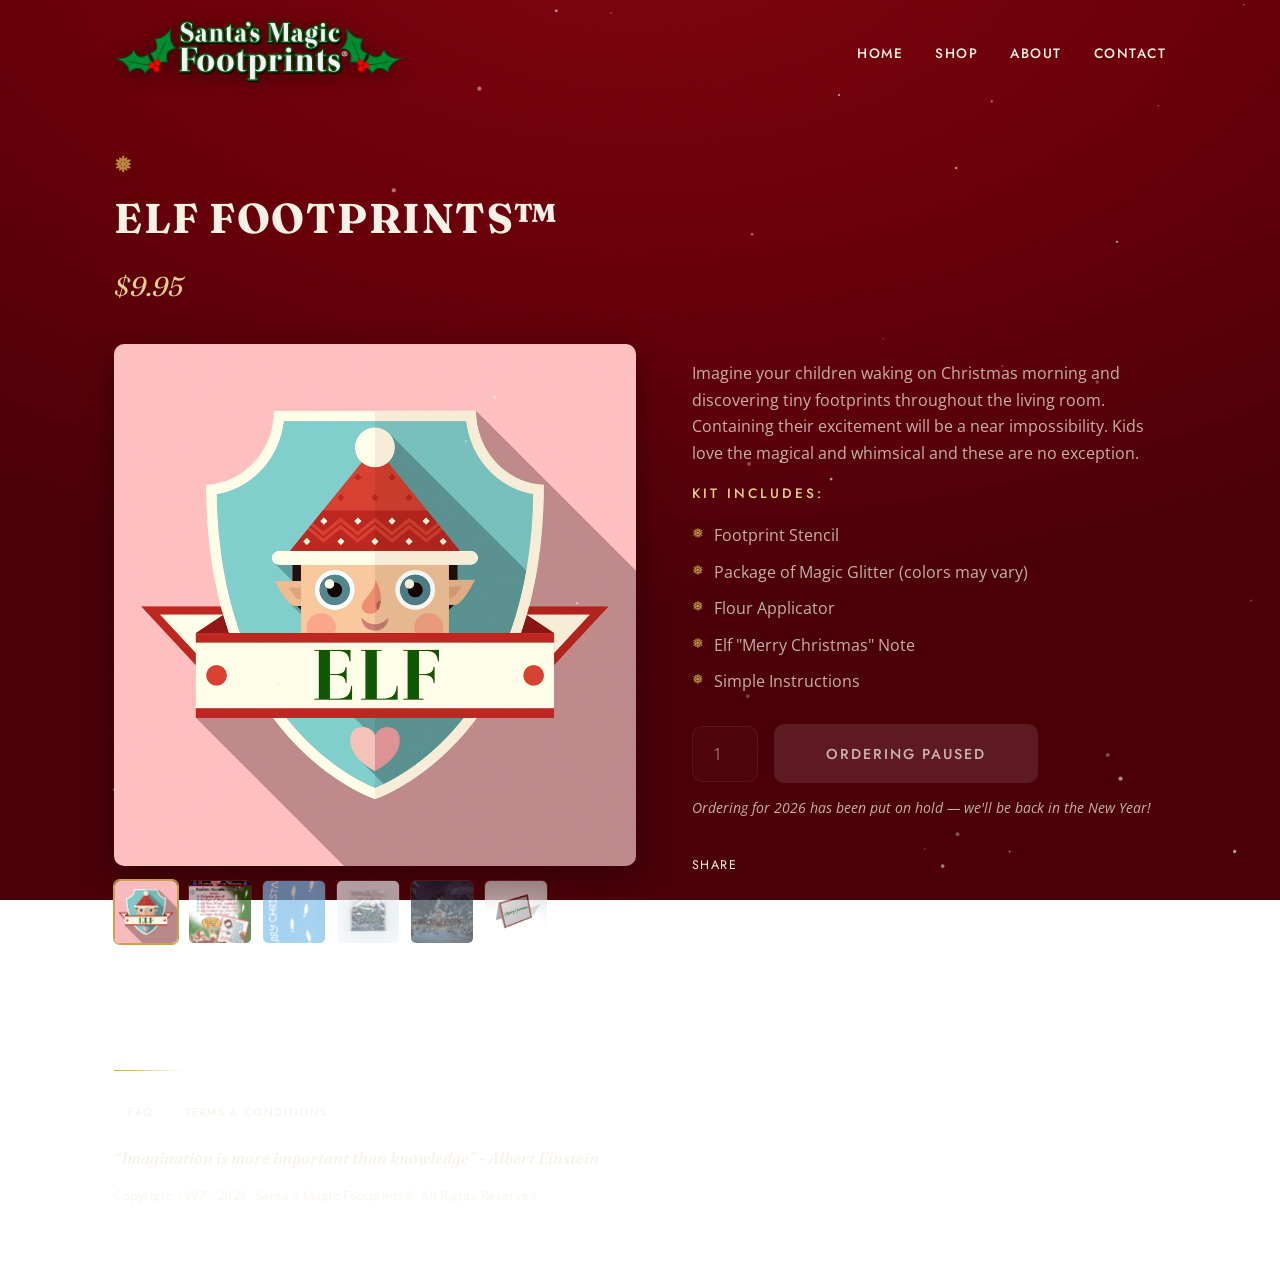
<file: shop/elf.html>
<!DOCTYPE html>
<html lang="en">
<head>
<meta charset="UTF-8">
<meta name="viewport" content="width=device-width, initial-scale=1.0">
<title>Elf Footprints&trade; | Santa's Magic Footprints</title>
<link rel="icon" href="../assets/images/favicon.ico">
<link rel="preconnect" href="https://fonts.googleapis.com">
<link href="https://fonts.googleapis.com/css2?family=Fraunces:ital,wght@0,500;0,600;0,700;1,500;1,600&family=Jost:wght@400;500;700&family=Open+Sans:wght@300;400;600;700&display=swap" rel="stylesheet">
<link rel="stylesheet" href="../css/style.css">
</head>
<body>

<header class="site-header">
  <a class="logo" href="../index.html"><img src="../assets/images/logo.png" alt="Santa's Magic Footprints"></a>
  <nav class="main-nav">
    <ul>
      <li><a href="../index.html">Home</a></li>
      <li><a href="../shop.html">Shop</a></li>
      <li><a href="../about.html">About</a></li>
      <li><a href="../contact.html">Contact</a></li>
    </ul>
  </nav>
  <button class="nav-toggle" aria-label="Toggle navigation">&#9776;</button>
</header>
<nav class="mobile-nav">
  <a href="../index.html">Home</a>
  <a href="../shop.html">Shop</a>
  <a href="../about.html">About</a>
  <a href="../contact.html">Contact</a>
</nav>

<div class="product-detail">
  <h1>Elf Footprints&trade;</h1>
  <div class="price-line">$9.95</div>

  <div class="product-layout">
    <div class="gallery">
      <div class="gallery-main">
        <img src="../assets/images/elf-product-main.jpg" alt="Elf Footprints">
      </div>
      <div class="gallery-thumbs">
        <img class="active" src="../assets/images/elf-product-main.jpg" alt="Elf Footprints">
        <img src="../assets/images/elf-package.jpg" alt="Kit package contents">
        <img src="../assets/images/elf-prints.jpg" alt="Elf footprints detail">
        <img src="../assets/images/glitter.jpg" alt="Magic glitter">
        <img src="../assets/images/santas-workshop.jpg" alt="Santa's workshop">
        <img src="../assets/images/elf-screenshot.png" alt="Product screenshot">
      </div>
    </div>

    <div class="info">
      <p>Imagine your children waking on Christmas morning and discovering tiny footprints throughout the living room. Containing their excitement will be a near impossibility. Kids love the magical and whimsical and these are no exception.</p>

      <h2>Kit includes:</h2>
      <ul class="kit-includes">
        <li>Footprint Stencil</li>
        <li>Package of Magic Glitter (colors may vary)</li>
        <li>Flour Applicator</li>
        <li>Elf "Merry Christmas" Note</li>
        <li>Simple Instructions</li>
      </ul>

      <div class="buy-box">
        <input class="qty-input" type="number" value="1" min="1" aria-label="Quantity">
        <button class="add-to-cart" data-product="elf">Add to Cart</button>
      </div>

      <a class="share-link" href="#" onclick="navigator.share ? navigator.share({title:document.title,url:location.href}) : alert('Copy this page link to share: ' + location.href); return false;">Share</a>
    </div>
  </div>
</div>

<footer class="site-footer">
  <div class="footer-links">
    <a href="../faq.html">FAQ</a>
    <a href="../terms.html">Terms &amp; Conditions</a>
  </div>
  <p class="footer-quote">&ldquo;Imagination is more important than knowledge&rdquo; - Albert Einstein</p>
  <p class="footer-copyright">Copyright 1997 - 2026, Santa's Magic Footprints&reg;. All Rights Reserved.</p>
</footer>

<script src="../js/main.js"></script>
</body>
</html>
</file>
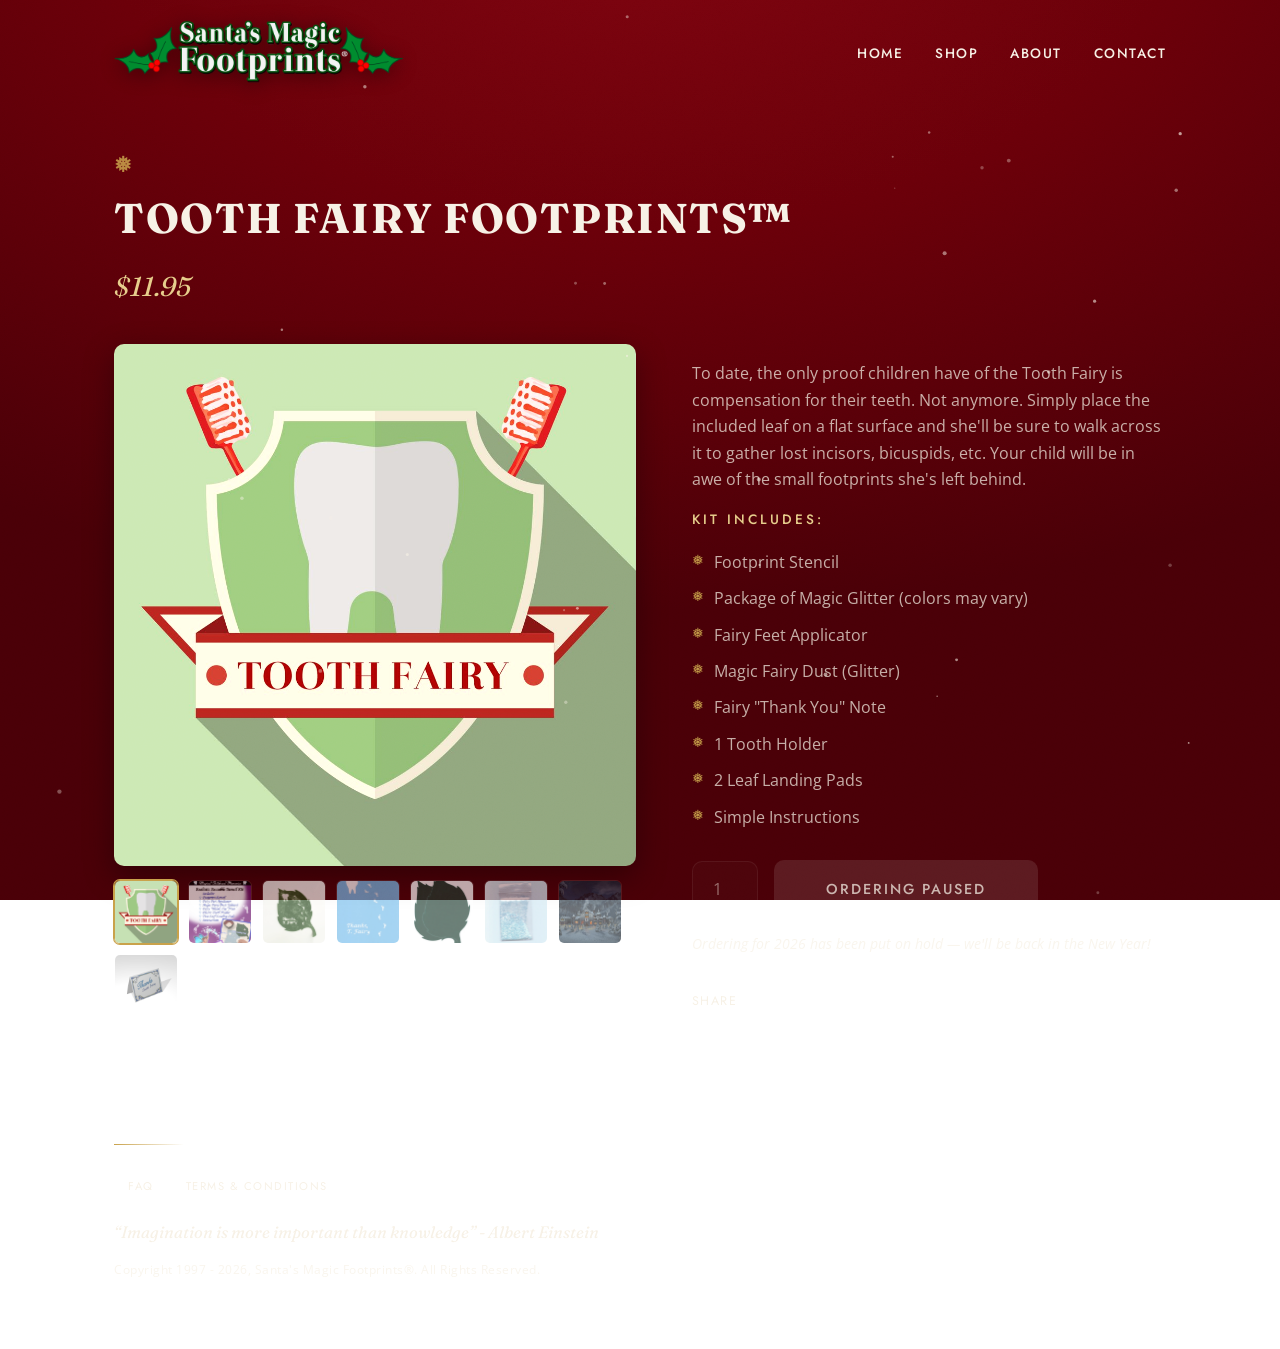
<file: shop/fairy.html>
<!DOCTYPE html>
<html lang="en">
<head>
<meta charset="UTF-8">
<meta name="viewport" content="width=device-width, initial-scale=1.0">
<title>Tooth Fairy Footprints&trade; | Santa's Magic Footprints</title>
<link rel="icon" href="../assets/images/favicon.ico">
<link rel="preconnect" href="https://fonts.googleapis.com">
<link href="https://fonts.googleapis.com/css2?family=Fraunces:ital,wght@0,500;0,600;0,700;1,500;1,600&family=Jost:wght@400;500;700&family=Open+Sans:wght@300;400;600;700&display=swap" rel="stylesheet">
<link rel="stylesheet" href="../css/style.css">
</head>
<body>

<header class="site-header">
  <a class="logo" href="../index.html"><img src="../assets/images/logo.png" alt="Santa's Magic Footprints"></a>
  <nav class="main-nav">
    <ul>
      <li><a href="../index.html">Home</a></li>
      <li><a href="../shop.html">Shop</a></li>
      <li><a href="../about.html">About</a></li>
      <li><a href="../contact.html">Contact</a></li>
    </ul>
  </nav>
  <button class="nav-toggle" aria-label="Toggle navigation">&#9776;</button>
</header>
<nav class="mobile-nav">
  <a href="../index.html">Home</a>
  <a href="../shop.html">Shop</a>
  <a href="../about.html">About</a>
  <a href="../contact.html">Contact</a>
</nav>

<div class="product-detail">
  <h1>Tooth Fairy Footprints&trade;</h1>
  <div class="price-line">$11.95</div>

  <div class="product-layout">
    <div class="gallery">
      <div class="gallery-main">
        <img src="../assets/images/fairy-product-main.jpg" alt="Tooth Fairy Footprints">
      </div>
      <div class="gallery-thumbs">
        <img class="active" src="../assets/images/fairy-product-main.jpg" alt="Tooth Fairy Footprints">
        <img src="../assets/images/fairy-package.jpg" alt="Kit package contents">
        <img src="../assets/images/fairy-footprint.jpg" alt="Fairy footprint detail">
        <img src="../assets/images/fairy-tooth-print.jpeg" alt="Tooth holder and print">
        <img src="../assets/images/fairy-leaf.jpg" alt="Leaf landing pad">
        <img src="../assets/images/fairy-dust.jpeg" alt="Magic fairy dust">
        <img src="../assets/images/santas-workshop.jpg" alt="Santa's workshop">
        <img src="../assets/images/fairy-screenshot.png" alt="Product screenshot">
      </div>
    </div>

    <div class="info">
      <p>To date, the only proof children have of the Tooth Fairy is compensation for their teeth. Not anymore. Simply place the included leaf on a flat surface and she'll be sure to walk across it to gather lost incisors, bicuspids, etc. Your child will be in awe of the small footprints she's left behind.</p>

      <h2>Kit includes:</h2>
      <ul class="kit-includes">
        <li>Footprint Stencil</li>
        <li>Package of Magic Glitter (colors may vary)</li>
        <li>Fairy Feet Applicator</li>
        <li>Magic Fairy Dust (Glitter)</li>
        <li>Fairy "Thank You" Note</li>
        <li>1 Tooth Holder</li>
        <li>2 Leaf Landing Pads</li>
        <li>Simple Instructions</li>
      </ul>

      <div class="buy-box">
        <input class="qty-input" type="number" value="1" min="1" aria-label="Quantity">
        <button class="add-to-cart" data-product="fairy">Add to Cart</button>
      </div>

      <a class="share-link" href="#" onclick="navigator.share ? navigator.share({title:document.title,url:location.href}) : alert('Copy this page link to share: ' + location.href); return false;">Share</a>
    </div>
  </div>
</div>

<footer class="site-footer">
  <div class="footer-links">
    <a href="../faq.html">FAQ</a>
    <a href="../terms.html">Terms &amp; Conditions</a>
  </div>
  <p class="footer-quote">&ldquo;Imagination is more important than knowledge&rdquo; - Albert Einstein</p>
  <p class="footer-copyright">Copyright 1997 - 2026, Santa's Magic Footprints&reg;. All Rights Reserved.</p>
</footer>

<script src="../js/main.js"></script>
</body>
</html>
</file>
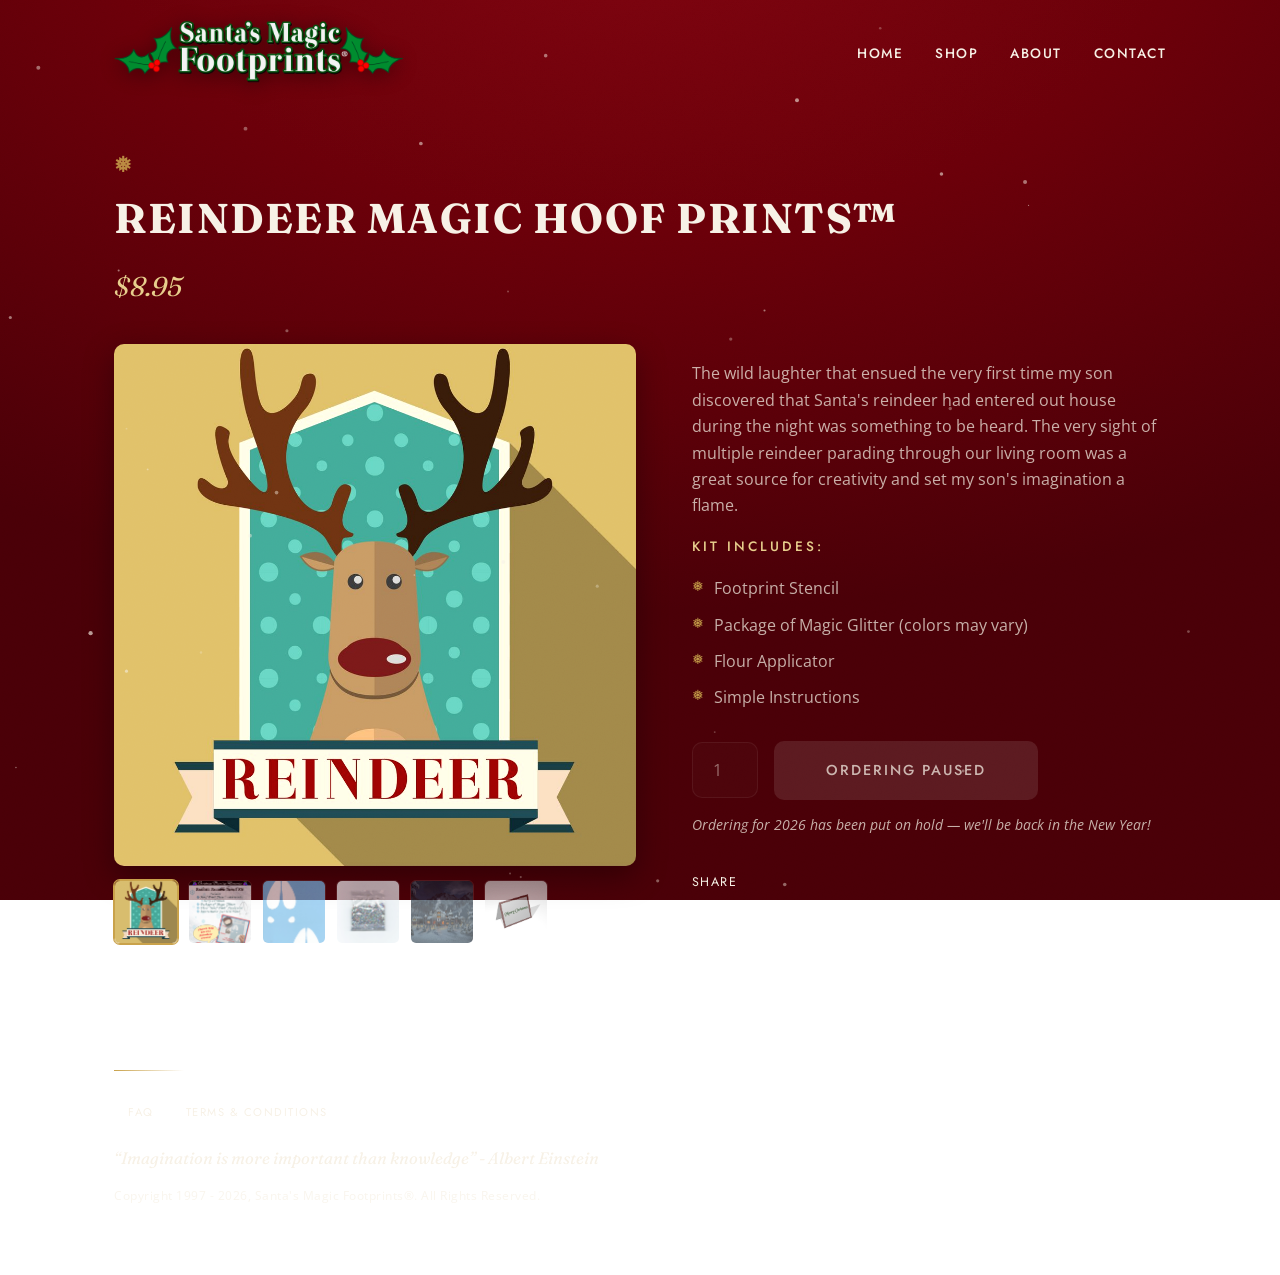
<file: shop/reindeer.html>
<!DOCTYPE html>
<html lang="en">
<head>
<meta charset="UTF-8">
<meta name="viewport" content="width=device-width, initial-scale=1.0">
<title>Reindeer Magic Hoof Prints&trade; | Santa's Magic Footprints</title>
<link rel="icon" href="../assets/images/favicon.ico">
<link rel="preconnect" href="https://fonts.googleapis.com">
<link href="https://fonts.googleapis.com/css2?family=Fraunces:ital,wght@0,500;0,600;0,700;1,500;1,600&family=Jost:wght@400;500;700&family=Open+Sans:wght@300;400;600;700&display=swap" rel="stylesheet">
<link rel="stylesheet" href="../css/style.css">
</head>
<body>

<header class="site-header">
  <a class="logo" href="../index.html"><img src="../assets/images/logo.png" alt="Santa's Magic Footprints"></a>
  <nav class="main-nav">
    <ul>
      <li><a href="../index.html">Home</a></li>
      <li><a href="../shop.html">Shop</a></li>
      <li><a href="../about.html">About</a></li>
      <li><a href="../contact.html">Contact</a></li>
    </ul>
  </nav>
  <button class="nav-toggle" aria-label="Toggle navigation">&#9776;</button>
</header>
<nav class="mobile-nav">
  <a href="../index.html">Home</a>
  <a href="../shop.html">Shop</a>
  <a href="../about.html">About</a>
  <a href="../contact.html">Contact</a>
</nav>

<div class="product-detail">
  <h1>Reindeer Magic Hoof Prints&trade;</h1>
  <div class="price-line">$8.95</div>

  <div class="product-layout">
    <div class="gallery">
      <div class="gallery-main">
        <img src="../assets/images/reindeer-product-main.jpg" alt="Reindeer Magic Hoof Prints">
      </div>
      <div class="gallery-thumbs">
        <img class="active" src="../assets/images/reindeer-product-main.jpg" alt="Reindeer Magic Hoof Prints">
        <img src="../assets/images/reindeer-package.jpg" alt="Kit package contents">
        <img src="../assets/images/reindeer-hoofprints.jpg" alt="Reindeer hoofprints detail">
        <img src="../assets/images/glitter.jpg" alt="Magic glitter">
        <img src="../assets/images/santas-workshop.jpg" alt="Santa's workshop">
        <img src="../assets/images/reindeer-screenshot.png" alt="Product screenshot">
      </div>
    </div>

    <div class="info">
      <p>The wild laughter that ensued the very first time my son discovered that Santa's reindeer had entered out house during the night was something to be heard. The very sight of multiple reindeer parading through our living room was a great source for creativity and set my son's imagination a flame.</p>

      <h2>Kit includes:</h2>
      <ul class="kit-includes">
        <li>Footprint Stencil</li>
        <li>Package of Magic Glitter (colors may vary)</li>
        <li>Flour Applicator</li>
        <li>Simple Instructions</li>
      </ul>

      <div class="buy-box">
        <input class="qty-input" type="number" value="1" min="1" aria-label="Quantity">
        <button class="add-to-cart" data-product="reindeer">Add to Cart</button>
      </div>

      <a class="share-link" href="#" onclick="navigator.share ? navigator.share({title:document.title,url:location.href}) : alert('Copy this page link to share: ' + location.href); return false;">Share</a>
    </div>
  </div>
</div>

<footer class="site-footer">
  <div class="footer-links">
    <a href="../faq.html">FAQ</a>
    <a href="../terms.html">Terms &amp; Conditions</a>
  </div>
  <p class="footer-quote">&ldquo;Imagination is more important than knowledge&rdquo; - Albert Einstein</p>
  <p class="footer-copyright">Copyright 1997 - 2026, Santa's Magic Footprints&reg;. All Rights Reserved.</p>
</footer>

<script src="../js/main.js"></script>
</body>
</html>
</file>
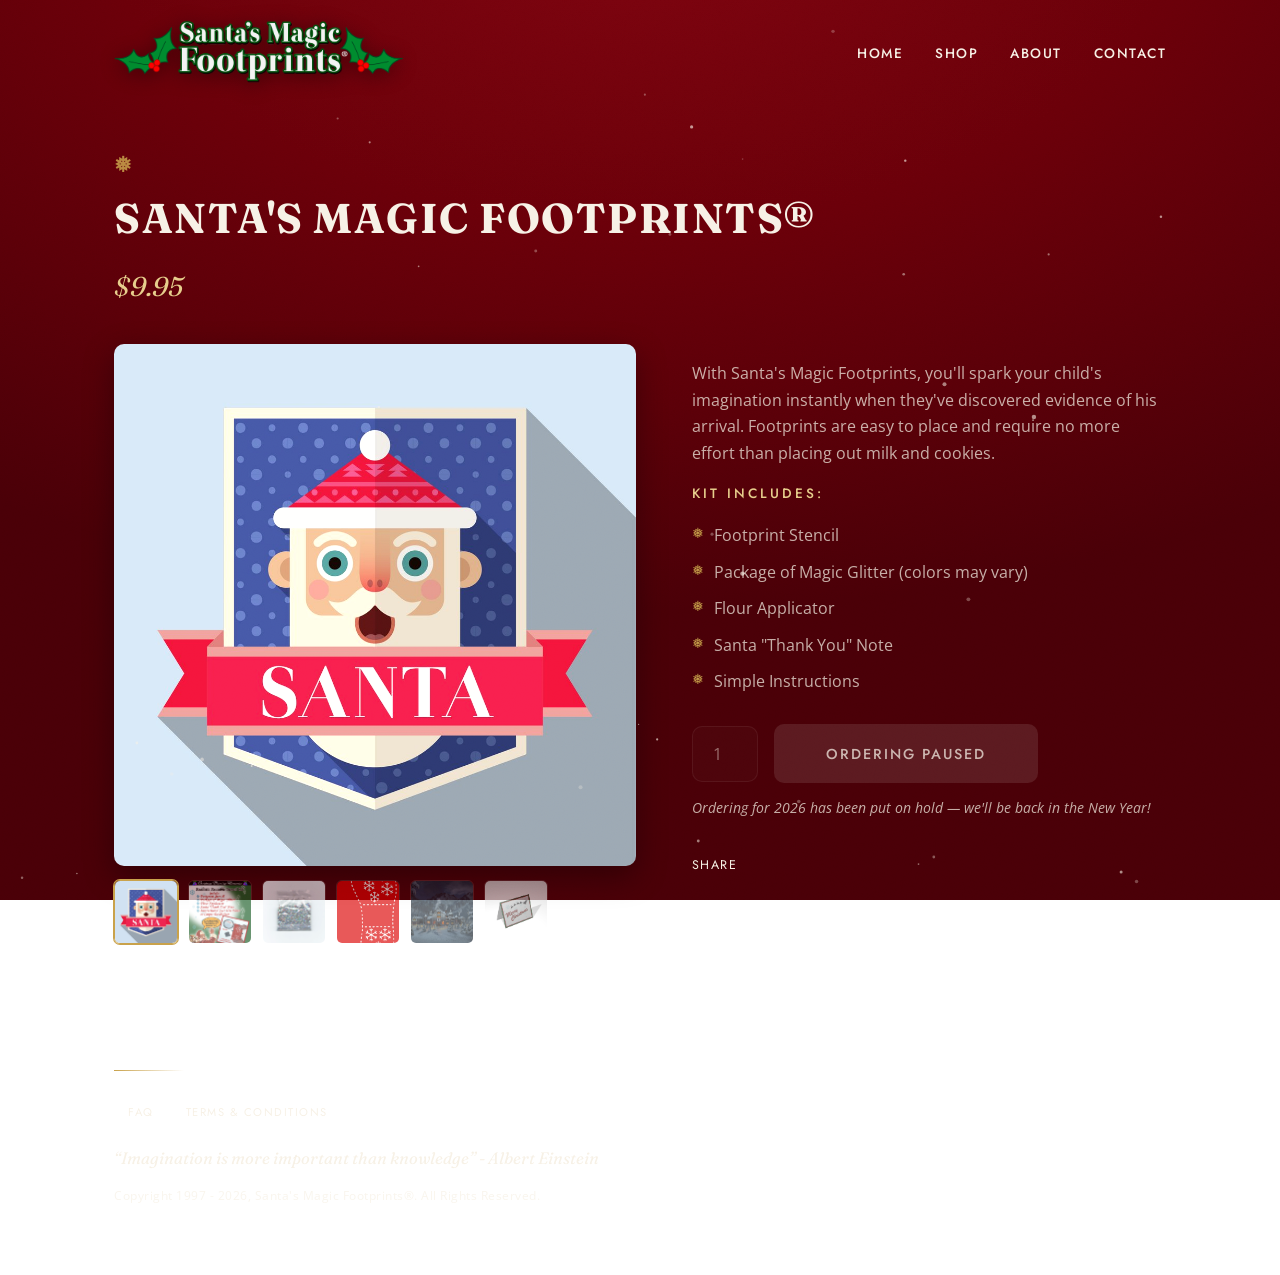
<file: shop/santa.html>
<!DOCTYPE html>
<html lang="en">
<head>
<meta charset="UTF-8">
<meta name="viewport" content="width=device-width, initial-scale=1.0">
<title>Santa's Magic Footprints&reg; | Santa's Magic Footprints</title>
<link rel="icon" href="../assets/images/favicon.ico">
<link rel="preconnect" href="https://fonts.googleapis.com">
<link href="https://fonts.googleapis.com/css2?family=Fraunces:ital,wght@0,500;0,600;0,700;1,500;1,600&family=Jost:wght@400;500;700&family=Open+Sans:wght@300;400;600;700&display=swap" rel="stylesheet">
<link rel="stylesheet" href="../css/style.css">
</head>
<body>

<header class="site-header">
  <a class="logo" href="../index.html"><img src="../assets/images/logo.png" alt="Santa's Magic Footprints"></a>
  <nav class="main-nav">
    <ul>
      <li><a href="../index.html">Home</a></li>
      <li><a href="../shop.html">Shop</a></li>
      <li><a href="../about.html">About</a></li>
      <li><a href="../contact.html">Contact</a></li>
    </ul>
  </nav>
  <button class="nav-toggle" aria-label="Toggle navigation">&#9776;</button>
</header>
<nav class="mobile-nav">
  <a href="../index.html">Home</a>
  <a href="../shop.html">Shop</a>
  <a href="../about.html">About</a>
  <a href="../contact.html">Contact</a>
</nav>

<div class="product-detail">
  <h1>Santa's Magic Footprints&reg;</h1>
  <div class="price-line">$9.95</div>

  <div class="product-layout">
    <div class="gallery">
      <div class="gallery-main">
        <img src="../assets/images/santa-product-main.jpg" alt="Santa's Magic Footprints">
      </div>
      <div class="gallery-thumbs">
        <img class="active" src="../assets/images/santa-product-main.jpg" alt="Santa's Magic Footprints">
        <img src="../assets/images/santa-package.jpg" alt="Kit package contents">
        <img src="../assets/images/glitter.jpg" alt="Magic glitter">
        <img src="../assets/images/santa-footprint-detail.jpg" alt="Footprint detail">
        <img src="../assets/images/santas-workshop.jpg" alt="Santa's workshop">
        <img src="../assets/images/santa-screenshot.png" alt="Product screenshot">
      </div>
    </div>

    <div class="info">
      <p>With Santa's Magic Footprints, you'll spark your child's imagination instantly when they've discovered evidence of his arrival. Footprints are easy to place and require no more effort than placing out milk and cookies.</p>

      <h2>Kit includes:</h2>
      <ul class="kit-includes">
        <li>Footprint Stencil</li>
        <li>Package of Magic Glitter (colors may vary)</li>
        <li>Flour Applicator</li>
        <li>Santa "Thank You" Note</li>
        <li>Simple Instructions</li>
      </ul>

      <div class="buy-box">
        <input class="qty-input" type="number" value="1" min="1" aria-label="Quantity">
        <button class="add-to-cart" data-product="santa">Add to Cart</button>
      </div>

      <a class="share-link" href="#" onclick="navigator.share ? navigator.share({title:document.title,url:location.href}) : alert('Copy this page link to share: ' + location.href); return false;">Share</a>
    </div>
  </div>
</div>

<footer class="site-footer">
  <div class="footer-links">
    <a href="../faq.html">FAQ</a>
    <a href="../terms.html">Terms &amp; Conditions</a>
  </div>
  <p class="footer-quote">&ldquo;Imagination is more important than knowledge&rdquo; - Albert Einstein</p>
  <p class="footer-copyright">Copyright 1997 - 2026, Santa's Magic Footprints&reg;. All Rights Reserved.</p>
</footer>

<script src="../js/main.js"></script>
</body>
</html>
</file>
<file: css/style.css>
/* Santa's Magic Footprints — site styles
   Type system: Fraunces (display serif — headlines, product names, prices, quotes)
   + Jost (geometric sans — nav, buttons, labels) + Open Sans (body copy). */

:root {
  --color-bg: #6B0009;
  --color-bg-deep: #4a0007;
  --color-surface: rgba(255,255,255,.045);
  --color-surface-hover: rgba(255,255,255,.08);
  --color-border: rgba(255,255,255,.14);
  --color-text: #F7F1E6;
  --color-text-muted: rgba(247,241,230,.72);
  --color-gold: #C9A24B;
  --color-gold-light: #E7CE8C;
  --color-accent-green: #0B6B2C;
  --color-accent-green-dark: #084f20;

  --font-display: "Fraunces", Georgia, serif;
  --font-heading: "Jost", "Century Gothic", "Trebuchet MS", sans-serif;
  --font-body: "Open Sans", Arial, sans-serif;
  --font-product-title: var(--font-display);

  --max-width: 1100px;
  --radius: 10px;
  --shadow-sm: 0 2px 10px rgba(0,0,0,.25);
  --shadow-md: 0 10px 30px rgba(0,0,0,.35);
  --shadow-gold: 0 0 0 1px rgba(201,162,75,.5), 0 14px 30px rgba(0,0,0,.4);
  --ease: cubic-bezier(.22,1,.36,1);
}

* { box-sizing: border-box; }

html { scroll-behavior: smooth; }

html, body {
  margin: 0;
  padding: 0;
  background: radial-gradient(ellipse 1200px 700px at 50% -10%, #800410 0%, var(--color-bg) 45%, var(--color-bg-deep) 100%) fixed;
  color: var(--color-text);
  font-family: var(--font-body);
  font-size: 16px;
  line-height: 1.65;
  position: relative;
}

/* subtle film-grain overlay for a tactile, "designed" surface */
body::before {
  content: "";
  position: fixed;
  inset: 0;
  z-index: 1;
  pointer-events: none;
  opacity: .035;
  mix-blend-mode: overlay;
  background-image: url("data:image/svg+xml;utf8,<svg xmlns='http://www.w3.org/2000/svg' width='140' height='140'><filter id='n'><feTurbulence type='fractalNoise' baseFrequency='0.9' numOctaves='2' stitchTiles='stitch'/></filter><rect width='100%25' height='100%25' filter='url(%23n)'/></svg>");
}

a { color: var(--color-text); text-decoration: none; }

/* elegant grow-underline link treatment */
.main-nav a, .read-more, .share-link, .footer-links a {
  background-image: linear-gradient(var(--color-gold), var(--color-gold));
  background-position: 0 100%;
  background-repeat: no-repeat;
  background-size: 0% 1px;
  transition: background-size .3s var(--ease), color .3s var(--ease);
  padding-bottom: 2px;
}
.main-nav a:hover, .read-more:hover, .share-link:hover, .footer-links a:hover {
  background-size: 100% 1px;
  color: var(--color-gold-light);
}
.contact-form button, .add-to-cart { text-decoration: none; }

img { max-width: 100%; display: block; }

h1, h2, h3 {
  margin: 0 0 .5em;
  letter-spacing: .5px;
}

h1 {
  font-family: var(--font-display);
  font-size: 2.6em;
  font-weight: 700;
  text-transform: uppercase;
  letter-spacing: 1.5px;
  line-height: 1.15;
}

h2 {
  font-family: var(--font-heading);
  font-size: 1.05em;
  font-weight: 500;
  text-transform: uppercase;
  letter-spacing: 3px;
  color: var(--color-gold-light);
}

.container {
  max-width: var(--max-width);
  margin: 0 auto;
  padding: 0 24px;
}

/* ---------- Eyebrow / divider details (pure CSS, no markup changes) ---------- */
.page-intro h1::before,
.product-detail h1::before,
.hero-content h1::before {
  content: "❅";
  display: block;
  color: var(--color-gold);
  font-size: .5em;
  letter-spacing: 6px;
  margin-bottom: 18px;
  opacity: .85;
}

.site-footer::before {
  content: "";
  display: block;
  width: 70px;
  height: 1px;
  margin: 0 0 28px;
  background: linear-gradient(90deg, var(--color-gold), transparent);
}

/* ---------- Order-pause announcement banner ---------- */
.order-pause-banner {
  background: linear-gradient(90deg, var(--color-gold), var(--color-gold-light), var(--color-gold));
  color: #3a2a02;
  text-align: center;
  font-family: var(--font-heading);
  text-transform: uppercase;
  letter-spacing: 1.5px;
  font-size: .78em;
  font-weight: 600;
  padding: 12px 24px;
}
.order-pause-banner strong { font-weight: 700; }

@media (max-width: 480px) {
  .order-pause-banner { font-size: .68em; letter-spacing: 1px; }
}

/* ---------- Header / Nav ---------- */
.site-header {
  display: flex;
  align-items: center;
  justify-content: space-between;
  max-width: var(--max-width);
  margin: 0 auto;
  padding: 20px 24px;
  position: sticky;
  top: 0;
  z-index: 50;
  transition: background-color .35s var(--ease), backdrop-filter .35s var(--ease), box-shadow .35s var(--ease), border-color .35s var(--ease);
  border-bottom: 1px solid transparent;
}

.site-header.scrolled {
  background-color: rgba(74,0,7,.82);
  backdrop-filter: blur(10px) saturate(1.2);
  -webkit-backdrop-filter: blur(10px) saturate(1.2);
  box-shadow: var(--shadow-sm);
  border-bottom-color: rgba(201,162,75,.25);
  max-width: 100%;
  padding-left: calc((100% - var(--max-width)) / 2 + 24px);
  padding-right: calc((100% - var(--max-width)) / 2 + 24px);
}

.site-header .logo img {
  max-height: 64px;
  filter: drop-shadow(0 3px 10px rgba(0,0,0,.4));
  transition: transform .3s var(--ease);
}
.site-header .logo:hover img { transform: scale(1.03); }

.main-nav ul {
  list-style: none;
  display: flex;
  gap: 32px;
  margin: 0;
  padding: 0;
}

.main-nav a {
  font-family: var(--font-heading);
  text-transform: uppercase;
  letter-spacing: 1.5px;
  font-size: .85em;
  font-weight: 500;
}

.nav-toggle {
  display: none;
  background: none;
  border: 1px solid var(--color-border);
  color: var(--color-text);
  font-size: 1.2em;
  padding: 8px 14px;
  cursor: pointer;
  border-radius: var(--radius);
  transition: border-color .25s, background-color .25s;
}
.nav-toggle:hover { border-color: var(--color-gold); background: var(--color-surface); }

.mobile-nav {
  display: flex;
  flex-direction: column;
  gap: 2px;
  padding: 0 24px;
  max-height: 0;
  overflow: hidden;
  opacity: 0;
  transition: max-height .4s var(--ease), opacity .3s var(--ease), padding .4s var(--ease);
}

.mobile-nav.open {
  max-height: 320px;
  opacity: 1;
  padding: 4px 24px 24px;
}

.mobile-nav a {
  font-family: var(--font-heading);
  text-transform: uppercase;
  letter-spacing: 1.5px;
  font-size: 1em;
  padding: 12px 0;
  border-bottom: 1px solid var(--color-border);
}

@media (max-width: 720px) {
  .main-nav { display: none; }
  .nav-toggle { display: inline-block; }
}

/* ---------- Hero (banner image + overlaid headline) ---------- */
.hero {
  position: relative;
  width: 100%;
  height: min(54vh, 460px);
  min-height: 320px;
  overflow: hidden;
}
.hero-img {
  width: 100%;
  height: 100%;
  object-fit: cover;
  filter: saturate(1.08) contrast(1.06) brightness(.92) sepia(.06);
}
.hero-overlay {
  position: absolute;
  inset: 0;
  background:
    linear-gradient(to bottom, rgba(20,0,2,.1) 0%, rgba(40,0,4,.5) 32%, rgba(40,0,4,.58) 68%, var(--color-bg-deep) 100%);
  pointer-events: none;
}
.hero-content {
  position: absolute;
  top: 0;
  bottom: 0;
  left: 0;
  right: 0;
  margin: 0 auto;
  width: min(760px, calc(100% - 48px));
  display: flex;
  flex-direction: column;
  justify-content: center;
  align-items: center;
  padding: 24px 0;
  text-align: center;
}
.hero-content > * {
  min-width: 0;
  max-width: 100%;
}
.hero-content h1 {
  text-align: center;
  text-shadow: 0 2px 24px rgba(0,0,0,.65);
}
.hero-content p {
  color: var(--color-text);
  font-size: 1.05em;
  max-width: 600px;
  text-shadow: 0 1px 16px rgba(0,0,0,.6);
}

.hero-content .hero-title {
  font-style: italic;
  font-weight: 600;
  text-transform: none;
  letter-spacing: 0;
  font-size: 3.4em;
  color: var(--color-gold-light);
  margin-bottom: .15em;
}
.hero-content .hero-title::after {
  content: "";
  display: block;
  width: 56px;
  height: 2px;
  margin: 16px auto 0;
  background: linear-gradient(90deg, transparent, var(--color-gold), transparent);
}

.hero-content .hero-note {
  margin-top: 16px;
  font-family: var(--font-heading);
  text-transform: uppercase;
  letter-spacing: 2px;
  font-size: .72em;
  color: var(--color-gold-light);
  opacity: .9;
  max-width: none;
}

@media (max-width: 640px) {
  .hero { height: min(60vh, 420px); }
  .hero-content h1 { font-size: 1.7em; }
  .hero-content .hero-title { font-size: 2.3em; }
}

/* shorter hero + gentle blur for lower-resolution source photos */
.hero.hero-compact {
  height: min(34vh, 300px);
  min-height: 220px;
}
.hero.hero-compact .hero-img {
  filter: saturate(1.08) contrast(1.06) brightness(.9) sepia(.06) blur(1.5px);
  transform: scale(1.03);
}

/* ---------- Section label (standalone h2 above a grid/block) ---------- */
.section-label {
  max-width: var(--max-width);
  margin: 0 auto;
  padding: 44px 24px 0;
}

.page-intro {
  max-width: 720px;
  margin: 0 auto;
  padding: 48px 24px 10px;
  text-align: left;
}

.page-intro h1 { text-align: center; }

.page-intro p { color: var(--color-text-muted); font-size: 1.05em; }

/* ---------- Product grid ---------- */
.product-grid {
  display: grid;
  grid-template-columns: repeat(auto-fill, minmax(230px, 1fr));
  gap: 28px;
  max-width: var(--max-width);
  margin: 0 auto;
  padding: 24px 24px 56px;
}

.product-card {
  text-align: left;
  background: var(--color-surface);
  border: 1px solid var(--color-border);
  border-radius: var(--radius);
  padding: 22px 20px 28px;
  max-width: 280px;
  margin: 0;
  transition: transform .4s var(--ease), box-shadow .4s var(--ease), border-color .4s var(--ease), background-color .4s var(--ease);
}

.product-card:hover {
  transform: translateY(-6px);
  box-shadow: var(--shadow-gold);
  border-color: rgba(201,162,75,.45);
  background: var(--color-surface-hover);
}

.product-card img {
  width: 100%;
  margin: 0 0 18px;
  border-radius: calc(var(--radius) - 4px);
  transition: transform .6s var(--ease), filter .4s var(--ease);
  filter: saturate(1.05) contrast(1.05);
}
.product-card:hover img { transform: scale(1.06); }

.product-card .title {
  font-family: var(--font-display);
  text-transform: none;
  font-style: normal;
  font-size: 1.25em;
  font-weight: 600;
  margin-bottom: 8px;
  letter-spacing: .2px;
}

.product-card .price {
  font-family: var(--font-display);
  font-style: italic;
  color: var(--color-gold-light);
  font-size: 1.1em;
  margin-bottom: 10px;
}

.product-card .price .original {
  text-decoration: line-through;
  opacity: .6;
  margin-left: 8px;
  font-size: .85em;
  font-style: normal;
  color: var(--color-text-muted);
}

.product-card .read-more {
  font-family: var(--font-heading);
  text-transform: uppercase;
  letter-spacing: 1.5px;
  font-size: .75em;
}

.sale-badge {
  display: inline-block;
  background: linear-gradient(135deg, var(--color-gold-light), var(--color-gold));
  color: #3a2a02;
  font-family: var(--font-heading);
  font-weight: 600;
  font-size: .72em;
  text-transform: uppercase;
  letter-spacing: 2px;
  padding: 5px 14px;
  margin-bottom: 10px;
  border-radius: 999px;
  box-shadow: var(--shadow-sm);
}

/* ---------- Product detail page ---------- */
.product-detail {
  max-width: var(--max-width);
  margin: 0 auto;
  padding: 48px 24px 70px;
}

.product-detail .price-line {
  font-family: var(--font-display);
  font-style: italic;
  color: var(--color-gold-light);
  font-size: 1.7em;
  margin-bottom: 36px;
}

.product-detail .price-line .original {
  text-decoration: line-through;
  opacity: .6;
  margin-left: 10px;
  font-size: .6em;
  color: var(--color-text-muted);
  font-style: normal;
}

.product-layout {
  display: grid;
  grid-template-columns: 1.1fr 1fr;
  gap: 56px;
  align-items: start;
}

@media (max-width: 760px) {
  .product-layout { grid-template-columns: 1fr; }
}

.gallery-main {
  border-radius: var(--radius);
  overflow: hidden;
  box-shadow: var(--shadow-md);
  margin-bottom: 14px;
}
.gallery-main img {
  width: 100%;
  filter: saturate(1.08) contrast(1.06) sepia(.05);
  transition: opacity .25s var(--ease);
}

.gallery-thumbs {
  display: flex;
  gap: 10px;
  flex-wrap: wrap;
}

.gallery-thumbs img {
  width: 64px;
  height: 64px;
  object-fit: cover;
  cursor: pointer;
  border-radius: 6px;
  border: 1px solid var(--color-border);
  opacity: .65;
  transition: opacity .2s var(--ease), border-color .2s var(--ease), transform .2s var(--ease);
}

.gallery-thumbs img:hover { opacity: 1; transform: translateY(-2px); }
.gallery-thumbs img.active {
  opacity: 1;
  border-color: var(--color-gold);
  box-shadow: 0 0 0 1px var(--color-gold);
}

.info h2 {
  font-size: .85em;
  color: var(--color-gold-light);
}

.info > p {
  color: var(--color-text-muted);
}

.kit-includes {
  margin: 18px 0 26px;
  padding-left: 0;
  list-style: none;
}

.kit-includes li {
  margin-bottom: 10px;
  padding-left: 22px;
  position: relative;
  color: var(--color-text-muted);
}
.kit-includes li::before {
  content: "❅";
  position: absolute;
  left: 0;
  top: 0;
  color: var(--color-gold);
  font-size: .85em;
}

.buy-box {
  margin-top: 30px;
  display: flex;
  align-items: center;
  gap: 16px;
}

.qty-input {
  width: 66px;
  padding: 16px 10px;
  font-size: 1em;
  text-align: center;
  border: 1px solid var(--color-border);
  border-radius: var(--radius);
  background: var(--color-surface);
  color: var(--color-text);
  font-family: var(--font-body);
  transition: border-color .25s;
}
.qty-input:focus { outline: none; border-color: var(--color-gold); }
.qty-input:disabled { opacity: .45; cursor: not-allowed; }

.add-to-cart, .contact-form button {
  position: relative;
  overflow: hidden;
  background: linear-gradient(135deg, var(--color-accent-green), var(--color-accent-green-dark));
  color: #fff;
  border: none;
  border-radius: var(--radius);
  font-family: var(--font-heading);
  text-transform: uppercase;
  letter-spacing: 2px;
  font-weight: 500;
  font-size: .9em;
  padding: 19.5px 52px;
  cursor: pointer;
  box-shadow: var(--shadow-sm);
  transition: transform .3s var(--ease), box-shadow .3s var(--ease);
}

.add-to-cart::after, .contact-form button::after {
  content: "";
  position: absolute;
  top: 0; left: -60%;
  width: 40%; height: 100%;
  background: linear-gradient(115deg, transparent, rgba(255,255,255,.25), transparent);
  transform: skewX(-20deg);
  transition: left .6s var(--ease);
}
.add-to-cart:hover::after, .contact-form button:hover::after { left: 130%; }

.add-to-cart:hover, .contact-form button:hover {
  transform: translateY(-2px);
  box-shadow: var(--shadow-md);
}

.add-to-cart:disabled {
  background: rgba(255,255,255,.1);
  color: var(--color-text-muted);
  cursor: not-allowed;
  box-shadow: none;
}
.add-to-cart:disabled:hover { transform: none; box-shadow: none; }
.add-to-cart:disabled::after { display: none; }

.order-paused-note {
  margin-top: 14px;
  font-size: .85em;
  color: var(--color-gold-light);
  font-style: italic;
}

.share-link {
  margin-top: 22px;
  font-size: .78em;
  text-transform: uppercase;
  letter-spacing: 1.5px;
  font-family: var(--font-heading);
  display: inline-block;
}

/* ---------- About / text pages ---------- */
.text-page {
  max-width: 720px;
  margin: 0 auto;
  padding: 48px 24px 70px;
}

.text-page h1 { margin-bottom: 36px; }
.text-page p { margin: 0 0 1.3em; color: var(--color-text-muted); }

.text-page img.float-img {
  float: left;
  width: 260px;
  margin: 4px 28px 18px 0;
  max-width: 45%;
}

.text-page blockquote { clear: both; }
.text-page h2 {
  margin-top: 2em;
  font-size: .8em;
  color: var(--color-gold-light);
}
.text-page blockquote {
  font-family: var(--font-display);
  font-style: italic;
  font-size: 1.2em;
  color: var(--color-text);
  border-left: 2px solid var(--color-gold);
  padding-left: 22px;
  margin: 2.2em 0;
}
.text-page img {
  margin: 0 auto 34px;
  max-width: 420px;
  border-radius: var(--radius);
  box-shadow: var(--shadow-md);
  filter: saturate(1.08) contrast(1.05) sepia(.06);
}

/* ---------- Contact ---------- */
.contact-form {
  display: flex;
  flex-direction: column;
  gap: 18px;
  max-width: 460px;
  margin: 24px 0 0;
}

.contact-form label {
  font-family: var(--font-heading);
  text-transform: uppercase;
  font-size: .72em;
  letter-spacing: 1.5px;
  margin-bottom: 8px;
  display: block;
  color: var(--color-gold-light);
}

.contact-form input,
.contact-form textarea {
  width: 100%;
  padding: 13px 14px;
  background: var(--color-surface);
  border: 1px solid var(--color-border);
  border-radius: var(--radius);
  color: var(--color-text);
  font-family: var(--font-body);
  font-size: 1em;
  transition: border-color .25s, background-color .25s;
}
.contact-form input:focus,
.contact-form textarea:focus {
  outline: none;
  border-color: var(--color-gold);
  background: var(--color-surface-hover);
}

.contact-form textarea { min-height: 140px; resize: vertical; }

.contact-form button { align-self: flex-start; margin-top: 6px; }

.form-status { text-align: left; font-size: .9em; min-height: 1.4em; color: var(--color-gold-light); }

/* ---------- FAQ (accordion) ---------- */
.faq-list { max-width: 720px; margin: 0 auto; padding: 10px 24px 70px; counter-reset: faq; }

.faq-item {
  margin-bottom: 0;
  border-bottom: 1px solid var(--color-border);
  counter-increment: faq;
}

.faq-item .question {
  font-family: var(--font-display);
  font-size: 1.15em;
  font-weight: 600;
  margin: 0;
  padding: 22px 34px 22px 42px;
  cursor: pointer;
  position: relative;
  transition: color .25s;
}
.faq-item .question::before {
  content: counter(faq, decimal-leading-zero);
  position: absolute;
  left: 0;
  top: 22px;
  font-family: var(--font-heading);
  font-size: .65em;
  letter-spacing: 1px;
  color: var(--color-gold);
}
.faq-item .question::after {
  content: "+";
  position: absolute;
  right: 6px;
  top: 18px;
  font-family: var(--font-heading);
  font-size: 1.4em;
  color: var(--color-gold);
  transition: transform .3s var(--ease);
}
.faq-item:hover .question { color: var(--color-gold-light); }
.faq-item.open .question::after { transform: rotate(135deg); }

.faq-item .answer {
  display: none;
  padding: 0 34px 22px 42px;
  color: var(--color-text-muted);
  margin: 0 0 14px;
}
.faq-item.open .answer { display: block; }

/* ---------- Footer ---------- */
.site-footer {
  text-align: left;
  max-width: var(--max-width);
  margin: 0 auto;
  padding: 56px 24px 56px;
  font-size: .9em;
  position: relative;
}

.site-footer .footer-links {
  margin-bottom: 22px;
}

.site-footer .footer-links a {
  margin: 0 14px;
  font-family: var(--font-heading);
  text-transform: uppercase;
  letter-spacing: 1.5px;
  font-size: .78em;
}

.site-footer .footer-quote {
  font-family: var(--font-display);
  font-style: italic;
  font-size: 1.15em;
  margin-bottom: 14px;
  color: var(--color-text);
}

.site-footer .footer-copyright {
  color: var(--color-text-muted);
  font-size: .85em;
  letter-spacing: .5px;
}

/* ---------- Scroll reveal ---------- */
.reveal {
  opacity: 0;
  transform: translateY(18px);
  transition: opacity .7s var(--ease), transform .7s var(--ease);
}
.reveal.is-visible {
  opacity: 1;
  transform: translateY(0);
}
/* specificity bump so interactive hover transforms still win after reveal finishes */
.product-card.reveal:hover {
  transform: translateY(-6px);
}

/* ---------- Snow overlay ---------- */
#snow-canvas {
  position: fixed;
  inset: 0;
  z-index: 2;
  pointer-events: none;
}

@media (prefers-reduced-motion: reduce) {
  html { scroll-behavior: auto; }
  .reveal { opacity: 1; transform: none; transition: none; }
  #snow-canvas { display: none; }
  .product-card:hover, .product-card:hover img { transform: none; }
}
</file>
